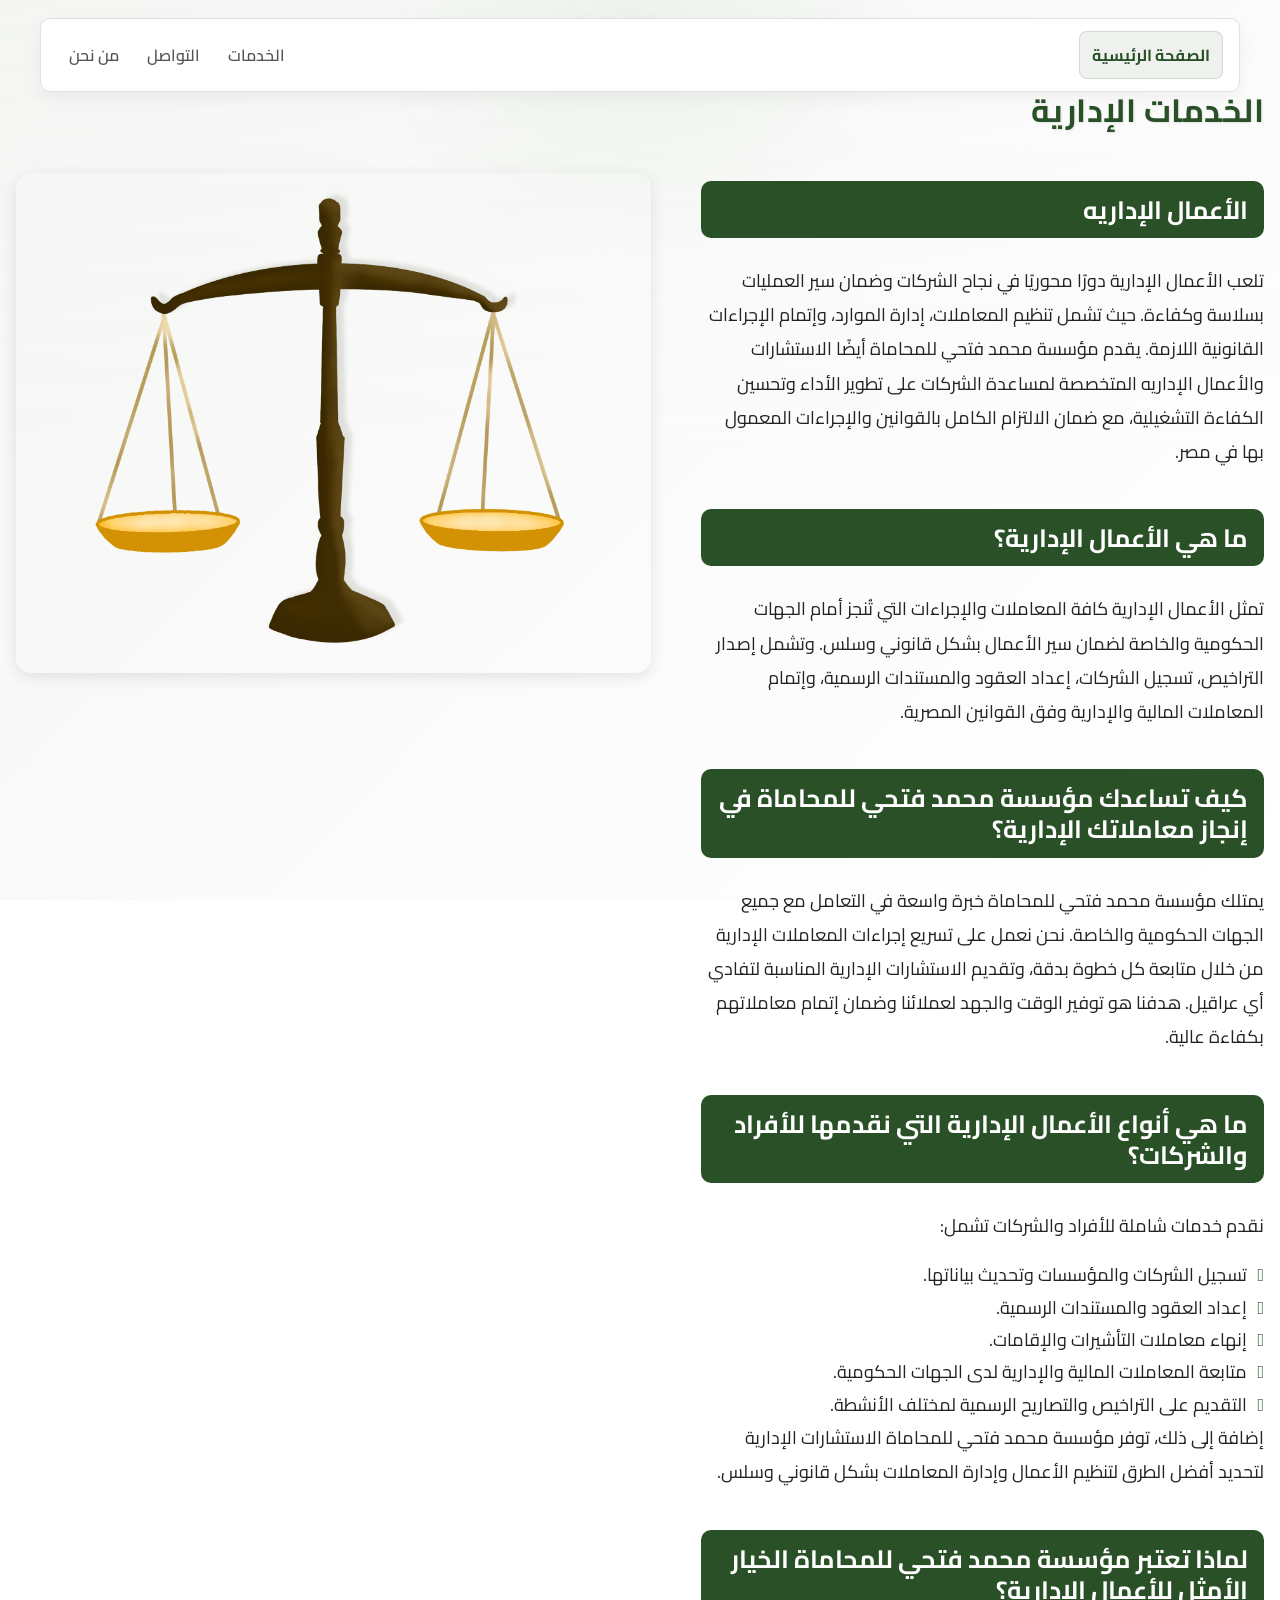
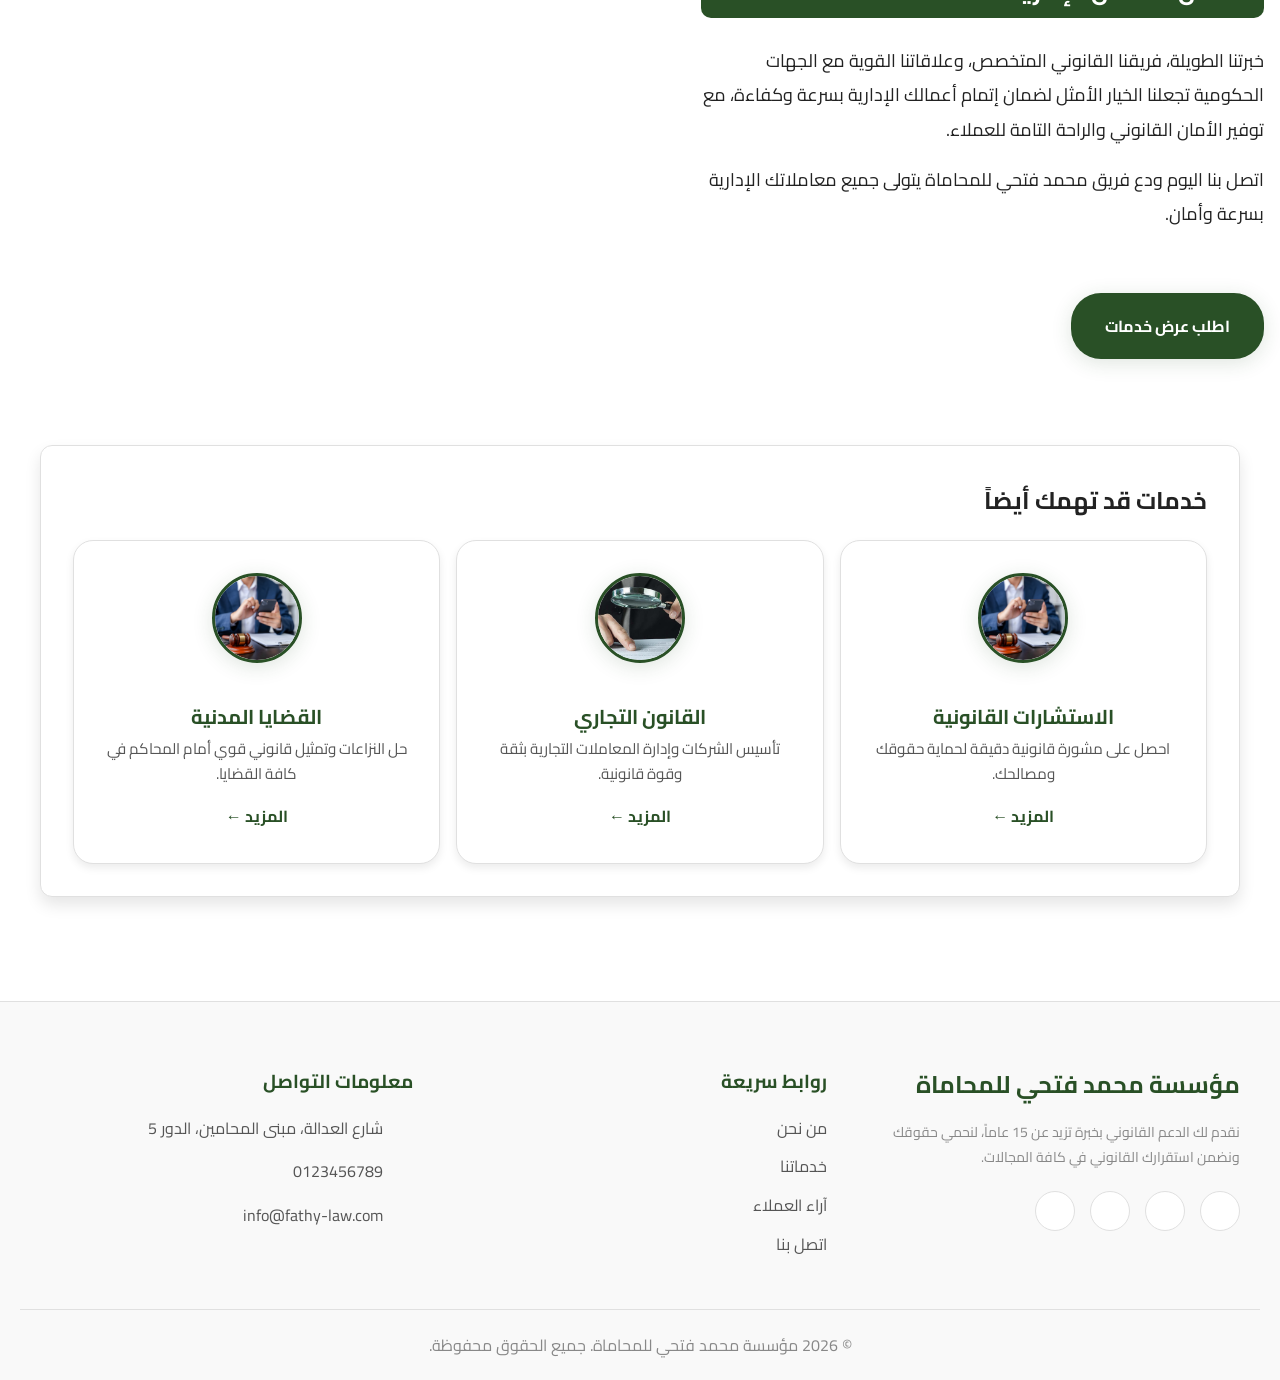
<file: administrative.html>
<!DOCTYPE html>
<html lang="ar" dir="rtl">
<head>
    <meta charset="utf-8">
    <meta name="viewport" content="width=device-width,initial-scale=1">
    <meta name="description" content="الخدمات الإدارية — دعم قانوني لإدارة أعمالك والامتثال التنظيمي.">
    <title>الخدمات الإدارية — خدماتنا</title>
    <link href="https://fonts.googleapis.com/css2?family=Cairo:wght@300;400;600;700&family=Roboto:wght@300;400;700&display=swap" rel="stylesheet">
    <link rel="stylesheet" href="styles.css">
</head>
<body>
    <main>
        
        <h1 style="margin-top:16px;">الخدمات الإدارية</h1>

        <!-- Service page header: home + section links -->
        <nav class="service-header" aria-label="روابط الصفحة">
            <div class="left">
                <a class="home-link" href="index.html">الصفحة الرئيسية</a>
            </div>
            <div class="nav-links">
                <a data-target="services" href="#services">الخدمات</a>
                <a data-target="contact" href="#contact">التواصل</a>
                <a data-target="about" href="#about">من نحن</a>
            </div>
        </nav>
        <div class="cotener">
            <div class="row">
            <div class="services-card">
                                <div class="content">
            <div class="single-content">
                <div class="services-card-content">
                    <div class="icon"><i class="fa-solid fa-caret-left"></i></div>
                    <h2> الأعمال الإداريه</h2>
                    <div class="description">
                        <p>تلعب الأعمال الإدارية دورًا محوريًا في نجاح الشركات وضمان سير العمليات بسلاسة وكفاءة. حيث تشمل تنظيم المعاملات، إدارة الموارد، وإتمام الإجراءات القانونية اللازمة. يقدم مؤسسة محمد فتحي للمحاماة أيضًا الاستشارات والأعمال الإداريه المتخصصة لمساعدة الشركات على تطوير الأداء وتحسين الكفاءة التشغيلية، مع ضمان الالتزام الكامل بالقوانين والإجراءات المعمول بها في مصر.</p>
                    </div>
                </div>
            </div>
        </div>
            <div class="content">
                <div class="single-content">
                    <div class="services-card-content">
                        <div class="icon"><i class="fa-solid fa-caret-left"></i></div>
                        <h2>ما هي الأعمال الإدارية؟</h2>
                        <div class="description">
                            <p> تمثل الأعمال الإدارية كافة المعاملات والإجراءات التي تُنجز أمام الجهات الحكومية والخاصة لضمان سير الأعمال بشكل قانوني وسلس. وتشمل إصدار التراخيص، تسجيل الشركات، إعداد العقود والمستندات الرسمية، وإتمام المعاملات المالية والإدارية وفق القوانين المصرية. </p>
                        </div>
                    </div>
                </div>
            </div>
            <div class="content">
                <div class="single-content">
                    <div class="services-card-content">
                        <div class="icon"><i class="fa-solid fa-caret-left"></i></div>
                        <h2> كيف تساعدك مؤسسة محمد فتحي للمحاماة في إنجاز معاملاتك الإدارية؟ </h2>
                        <div class="description">
                            <p> يمتلك مؤسسة محمد فتحي للمحاماة خبرة واسعة في التعامل مع جميع الجهات الحكومية والخاصة. نحن نعمل على تسريع إجراءات المعاملات الإدارية من خلال متابعة كل خطوة بدقة، وتقديم الاستشارات الإدارية المناسبة لتفادي أي عراقيل. هدفنا هو توفير الوقت والجهد لعملائنا وضمان إتمام معاملاتهم بكفاءة عالية.</p>
                        </div>
                    </div>
                </div>
            </div>
            <div class="content">
                <div class="single-content">
                    <div class="services-card-content">
                        <div class="icon"><i class="fa-solid fa-caret-left"></i></div>
                        <h2>  ما هي أنواع الأعمال الإدارية التي نقدمها للأفراد والشركات؟</h2>
                        <div class="description">
                            <p> نقدم خدمات شاملة للأفراد والشركات تشمل:</p>
                            <ul>
                                <li>تسجيل الشركات والمؤسسات وتحديث بياناتها.</li>
                                <li>إعداد العقود والمستندات الرسمية.</li>
                                <li>إنهاء معاملات التأشيرات والإقامات.</li>
                                <li>متابعة المعاملات المالية والإدارية لدى الجهات الحكومية.</li>
                                <li>التقديم على التراخيص والتصاريح الرسمية لمختلف الأنشطة.</li>
                            </ul>
                            <p>إضافة إلى ذلك، توفر مؤسسة محمد فتحي للمحاماة الاستشارات الإدارية لتحديد أفضل الطرق لتنظيم الأعمال وإدارة المعاملات بشكل قانوني وسلس.</p>
                        </div>
                    </div>
                </div>
            </div>
            <div class="content">
                <div class="single-content">
                    <div class="services-card-content">
                        <div class="icon"><i class="fa-solid fa-caret-left"></i></div>
                        <h2> لماذا تعتبر مؤسسة محمد فتحي للمحاماة الخيار الأمثل للأعمال الإدارية؟</h2>
                        <div class="description">
                            <p> خبرتنا الطويلة، فريقنا القانوني المتخصص، وعلاقاتنا القوية مع الجهات الحكومية تجعلنا الخيار الأمثل لضمان إتمام أعمالك الإدارية بسرعة وكفاءة، مع توفير الأمان القانوني والراحة التامة للعملاء.</p>
                            <p>اتصل بنا اليوم ودع فريق محمد فتحي للمحاماة يتولى جميع معاملاتك الإدارية بسرعة وأمان.</p>
                        </div>
                    </div>
                </div>
            </div>
            </div>
                <div class="row-img">
                 <img src="js/images/m-7.png" alt="صورة الخدمة" style="border-radius: 15px; aspect-ratio: 1 / 1; object-fit: cover; box-shadow: 0 4px 15px rgba(0,0,0,0.1); width: 100%; object-fit: cover; height: 100%; max-height: 500px;">
            </div>
        </div>
        </div>

        <a href="index.html#contact" class="cta-button" style="display:inline-block; margin-top:30px;">اطلب عرض خدمات</a>
    
        <section class="related-services" style="margin-top: 60px;">
            <h2><i class="fas fa-layer-group"></i> خدمات قد تهمك أيضاً</h2>
            <div class="grid">
                
                <div class="col benefit-card">
                    <img src="js/images/m-6.png" alt="الاستشارات القانونية">
                    <h3>الاستشارات القانونية</h3>
                    <p class="muted">احصل على مشورة قانونية دقيقة لحماية حقوقك ومصالحك.</p>
                    <a href="legal-consultation.html" class="read-more-link">المزيد ←</a>
                </div>
                <div class="col benefit-card">
                    <img src="js/images/m-5.jpg" alt="القانون التجاري">
                    <h3>القانون التجاري</h3>
                    <p class="muted">تأسيس الشركات وإدارة المعاملات التجارية بثقة وقوة قانونية.</p>
                    <a href="commercial-law.html" class="read-more-link">المزيد ←</a>
                </div>
                <div class="col benefit-card">
                    <img src="js/images/m-6.png" alt="القضايا المدنية">
                    <h3>القضايا المدنية</h3>
                    <p class="muted">حل النزاعات وتمثيل قانوني قوي أمام المحاكم في كافة القضايا.</p>
                    <a href="civil.html" class="read-more-link">المزيد ←</a>
                </div>
            </div>
        </section>
        
    </main>
    
    <footer class="site-footer">
        <div class="footer-container">
            <div class="footer-col brand">
                <h2>مؤسسة محمد فتحي للمحاماة</h2>
                <p class="muted">نقدم لك الدعم القانوني بخبرة تزيد عن 15 عاماً، لنحمي حقوقك ونضمن استقرارك القانوني في كافة المجالات.</p>
                <div class="social-links">
                    <a href="#" aria-label="Facebook"><i class="fab fa-facebook-f"></i></a>
                    <a href="#" aria-label="Twitter"><i class="fab fa-twitter"></i></a>
                    <a href="#" aria-label="LinkedIn"><i class="fab fa-linkedin-in"></i></a>
                    <a href="#" aria-label="Instagram"><i class="fab fa-instagram"></i></a>
                </div>
            </div>
            <div class="footer-col links">
                <h3>روابط سريعة</h3>
                <ul>
                    <li><a href="index.html#about">من نحن</a></li>
                    <li><a href="index.html#services">خدماتنا</a></li>
                    <li><a href="index.html#testimonials">آراء العملاء</a></li>
                    <li><a href="index.html#contact">اتصل بنا</a></li>
                </ul>
            </div>
            <div class="footer-col contact-info">
                <h3>معلومات التواصل</h3>
                <p><i class="fas fa-map-marker-alt"></i> شارع العدالة، مبنى المحامين، الدور 5</p>
                <p><i class="fas fa-phone"></i> 0123456789</p>
                <p><i class="fas fa-envelope"></i> info@fathy-law.com</p>
            </div>
        </div>
        <div class="footer-bottom">
            <p>© <span id="year"></span> مؤسسة محمد فتحي للمحاماة. جميع الحقوق محفوظة.</p>
        </div>
    </footer>

    <script src="js/main.js"></script>
    <script src="js/service-nav.js"></script>
</body>
</html>
</file>
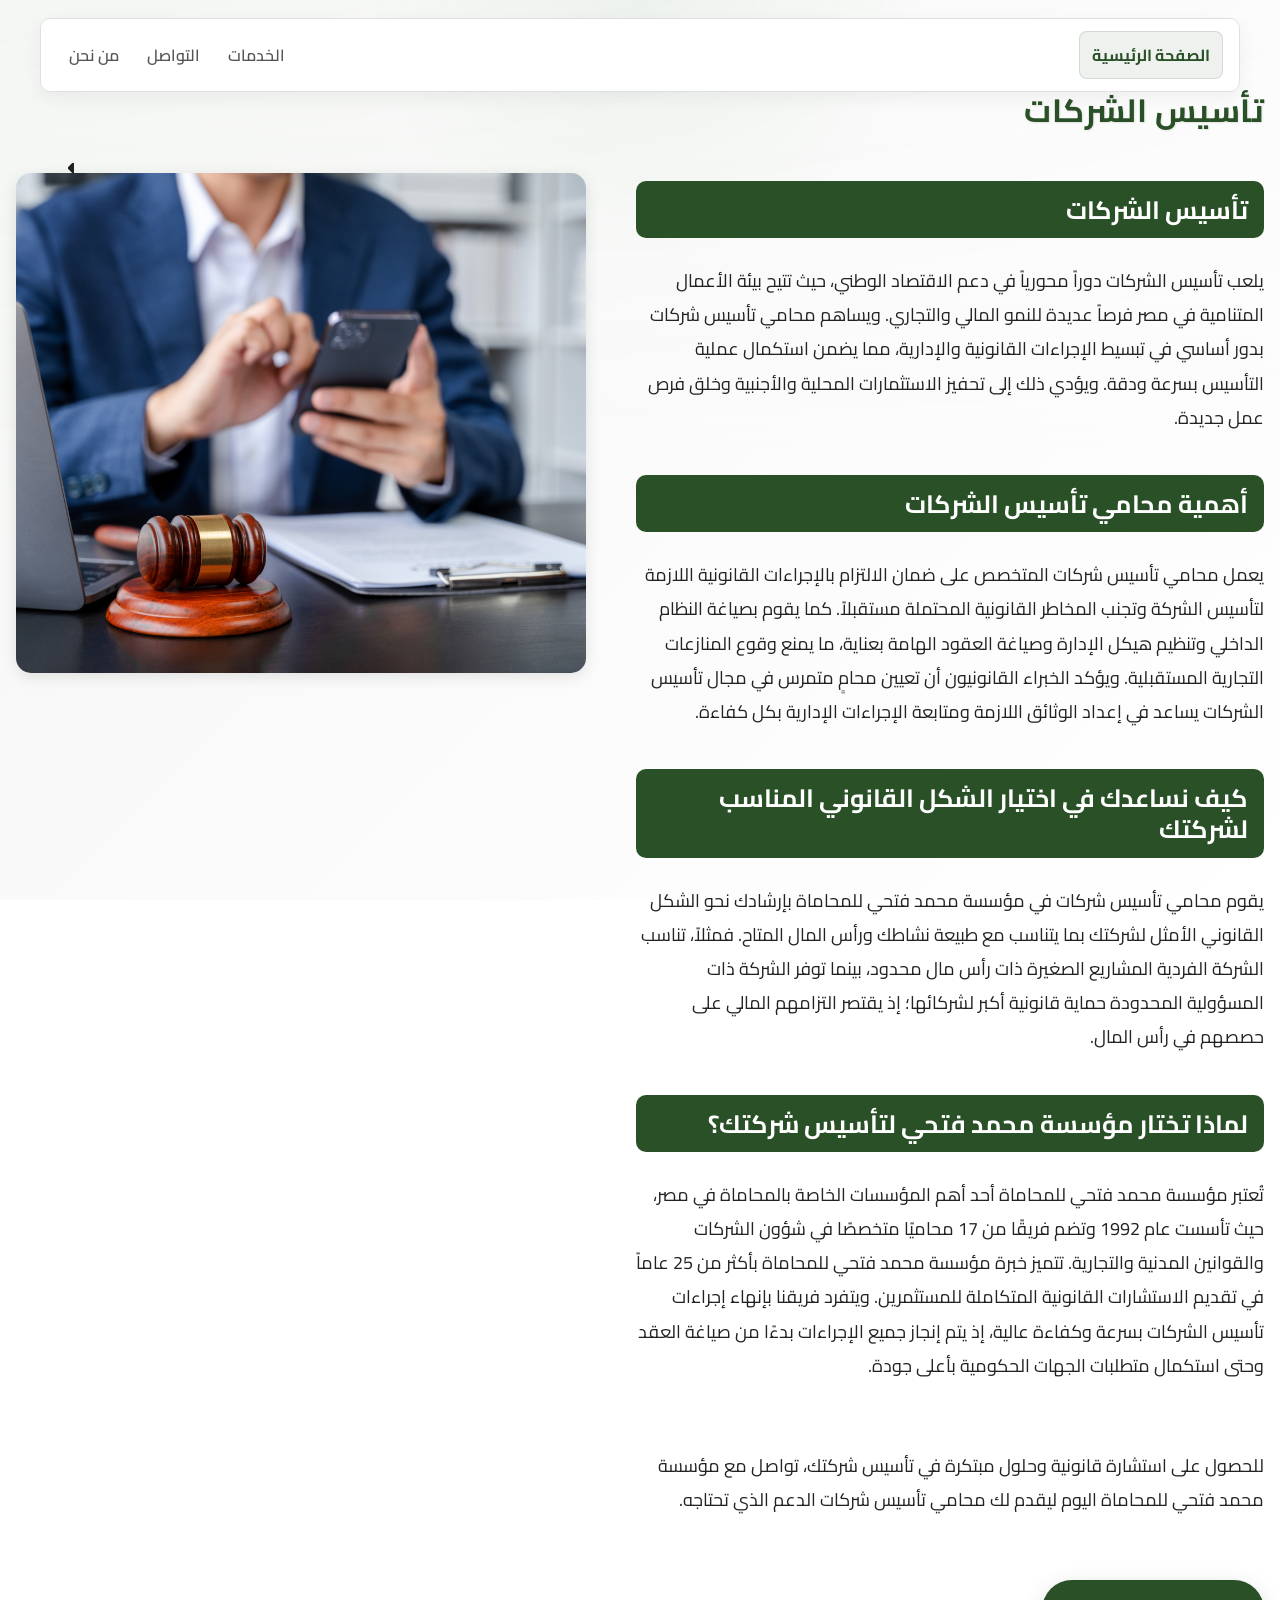
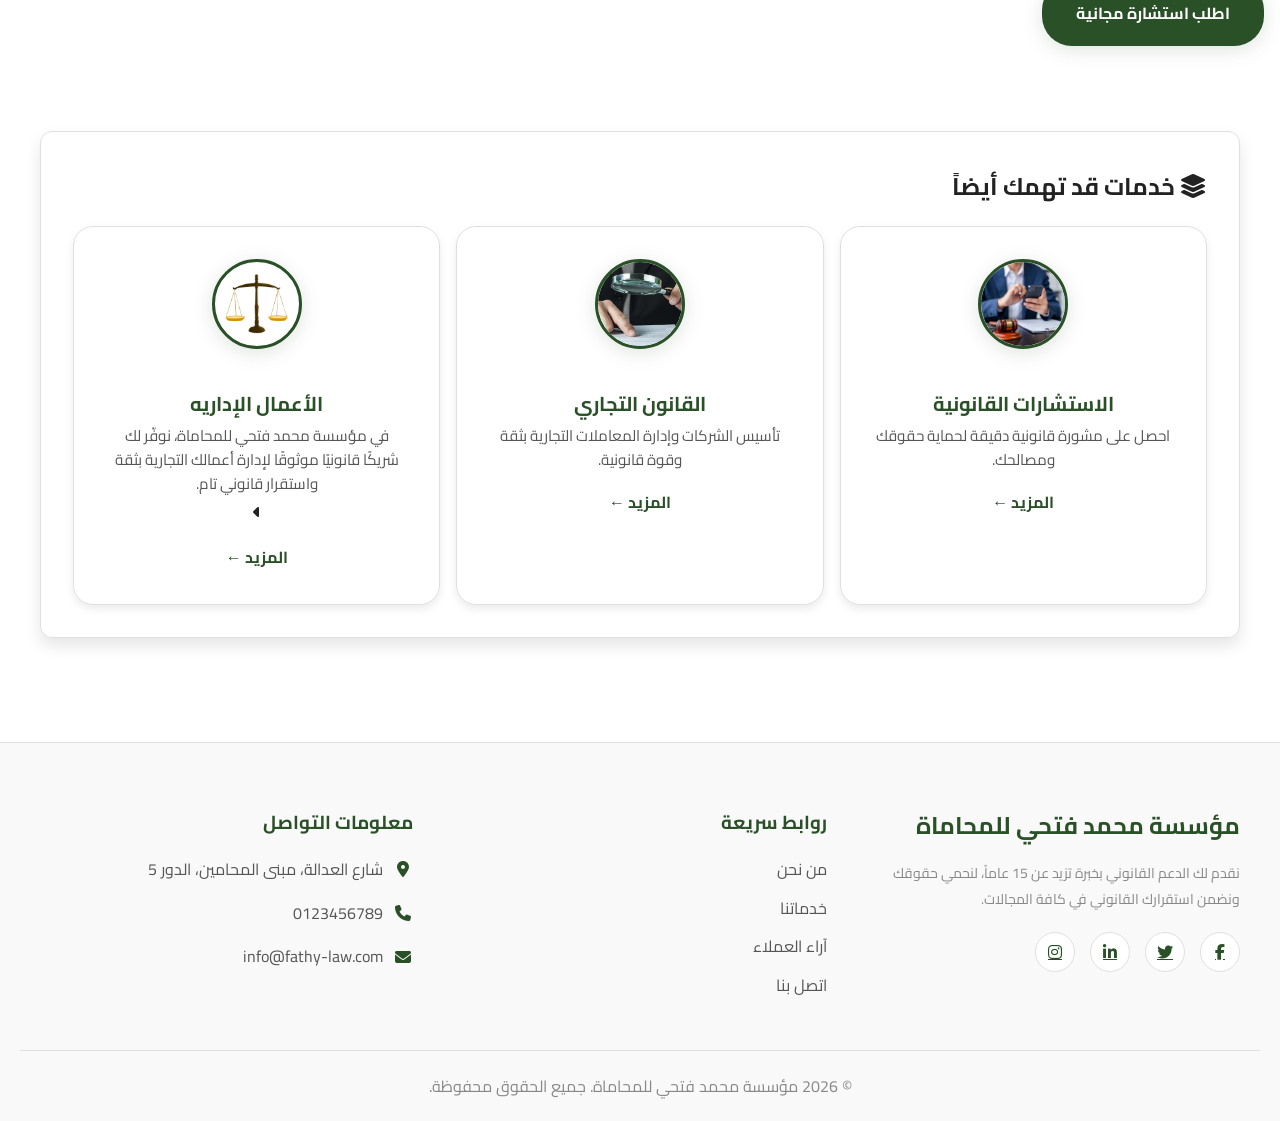
<file: civil.html>
<!DOCTYPE html>
<html lang="ar" dir="rtl">
<head>
    <meta charset="utf-8">
    <meta name="viewport" content="width=device-width,initial-scale=1">
    <meta name="description" content="تأسيس الشركات — خدمات قانونية احترافية لتأسيس الشركات وإجراءات التسجيل والاتفاقيات.">
    <title>تأسيس الشركات — خدماتنا</title>
<!DOCTYPE html>
<html lang="ar" dir="rtl">
<head>
    <meta charset="utf-8">
    <meta name="viewport" content="width=device-width,initial-scale=1">
    <meta name="description" content="تأسيس الشركات — خدمات قانونية احترافية لتأسيس الشركات وإجراءات التسجيل والاتفاقيات.">
    <title>تأسيس الشركات — خدماتنا</title>
    <link href="https://fonts.googleapis.com/css2?family=Cairo:wght@300;400;600;700&family=Roboto:wght@300;400;700&display=swap" rel="stylesheet">
    <link rel="stylesheet" href="https://cdnjs.cloudflare.com/ajax/libs/font-awesome/6.4.0/css/all.min.css">
    <link rel="stylesheet" href="styles.css">
</head>
<body>
    <main>
        <nav class="service-header" aria-label="روابط الصفحة">
            <div class="left">
                <a class="home-link" href="index.html">الصفحة الرئيسية</a>
            </div>
            <div class="nav-links">
                <a data-target="services" href="index.html#services">الخدمات</a>
                <a data-target="contact" href="index.html#contact">التواصل</a>
                <a data-target="about" href="index.html#about">من نحن</a>
            </div>
        </nav>

        
        <h1 style="margin-top:16px;">تأسيس الشركات</h1>
        <div class="contener">
        <div class="row">
            <div class="services-card">
                <div class="content">
            <div class="single-content">
                <div class="services-card-content">
                    <div class="icon"><i class="fa-solid fa-caret-left"></i></div>
                    <h2>تأسيس الشركات</h2>
                    <div class="description">
                        <p>يلعب تأسيس الشركات دوراً محورياً في دعم الاقتصاد الوطني، حيث تتيح بيئة الأعمال المتنامية في مصر فرصاً عديدة للنمو المالي والتجاري. ويساهم محامي تأسيس شركات بدور أساسي في تبسيط الإجراءات القانونية والإدارية، مما يضمن استكمال عملية التأسيس بسرعة ودقة. ويؤدي ذلك إلى تحفيز الاستثمارات المحلية والأجنبية وخلق فرص عمل جديدة.</p>
                    </div>
                </div>
            </div>
         </div>
            <div class="content">
                <div class="single-content">
                    <div class="services-card-content">
                        <div class="icon"><i class="fa-solid fa-caret-left"></i></div>
                        <h2>أهمية محامي تأسيس الشركات</h2>
                        <div class="description">
                            <p>يعمل محامي تأسيس شركات المتخصص على ضمان الالتزام بالإجراءات القانونية اللازمة لتأسيس الشركة وتجنب المخاطر القانونية المحتملة مستقبلاً. كما يقوم بصياغة النظام الداخلي وتنظيم هيكل الإدارة وصياغة العقود الهامة بعناية، ما يمنع وقوع المنازعات التجارية المستقبلية. ويؤكد الخبراء القانونيون أن تعيين محامٍ متمرس في مجال تأسيس الشركات يساعد في إعداد الوثائق اللازمة ومتابعة الإجراءات الإدارية بكل كفاءة.</p>
                        </div>
                    </div>
                </div>
            </div>
            <div class="content">
                <div class="single-content">
                    <div class="services-card-content">
                        <div class="icon"><i class="fa-solid fa-caret-left"></i></div>
                        <h2> كيف نساعدك في اختيار الشكل القانوني المناسب لشركتك </h2>
                        <div class="description">
                            <p> يقوم محامي تأسيس شركات في مؤسسة محمد فتحي للمحاماة بإرشادك نحو الشكل القانوني الأمثل لشركتك بما يتناسب مع طبيعة نشاطك ورأس المال المتاح. فمثلاً، تناسب الشركة الفردية المشاريع الصغيرة ذات رأس مال محدود، بينما توفر الشركة ذات المسؤولية المحدودة حماية قانونية أكبر لشركائها؛ إذ يقتصر التزامهم المالي على حصصهم في رأس المال.</p>
                        </div>
                    </div>
                </div>
            </div>
            <div class="content">
                <div class="single-content">
                    <div class="services-card-content">
                        <div class="icon"><i class="fa-solid fa-caret-left"></i></div>
                        <h2> لماذا تختار مؤسسة محمد فتحي لتأسيس شركتك؟</h2>
                        <div class="description">
                            <p> تُعتبر مؤسسة محمد فتحي للمحاماة أحد أهم المؤسسات الخاصة بالمحاماة في مصر، حيث تأسست عام 1992 وتضم فريقًا من 17 محاميًا متخصصًا في شؤون الشركات والقوانين المدنية والتجارية. تتميز خبرة مؤسسة محمد فتحي للمحاماة بأكثر من 25 عاماً في تقديم الاستشارات القانونية المتكاملة للمستثمرين. ويتفرد فريقنا بإنهاء إجراءات تأسيس الشركات بسرعة وكفاءة عالية، إذ يتم إنجاز جميع الإجراءات بدءًا من صياغة العقد وحتى استكمال متطلبات الجهات الحكومية بأعلى جودة.</p>
                            <p>&nbsp;</p>
                            <p>للحصول على استشارة قانونية وحلول مبتكرة في تأسيس شركتك، تواصل مع مؤسسة محمد فتحي للمحاماة اليوم ليقدم لك محامي تأسيس شركات الدعم الذي تحتاجه.</p>
                        </div>
                    </div>
                </div>
            </div>
            </div>
            <div class="row-img">
                 <img src="js/images/m-6.png" alt="صورة الخدمة" style="border-radius: 15px; aspect-ratio: 1 / 1; object-fit: cover; box-shadow: 0 4px 15px rgba(0,0,0,0.1); width: 100%; object-fit: cover; height: 100%; max-height: 500px;">
            </div>
         </div>
         </div>
         <a href="../index.html#contact" class="cta-button" style="display:inline-block; margin-top:30px;">اطلب استشارة مجانية</a>
    
        <section class="related-services" style="margin-top: 60px;">
            <h2><i class="fas fa-layer-group"></i> خدمات قد تهمك أيضاً</h2>
            <div class="grid">
                
                <div class="col benefit-card">
                    <img src="js/images/m-6.png" alt="الاستشارات القانونية">
                    <h3>الاستشارات القانونية</h3>
                    <p class="muted">احصل على مشورة قانونية دقيقة لحماية حقوقك ومصالحك.</p>
                    <a href="legal-consultation.html" class="read-more-link">المزيد ←</a>
                </div>
                <div class="col benefit-card">
                    <img src="js/images/m-5.jpg" alt="القانون التجاري">
                    <h3>القانون التجاري</h3>
                    <p class="muted">تأسيس الشركات وإدارة المعاملات التجارية بثقة وقوة قانونية.</p>
                    <a href="commercial-law.html" class="read-more-link">المزيد ←</a>
                </div>
                <div class="col benefit-card">
                    <img src="js/images/m-7.png" alt="الأعمال الإدارية">
                    <h3>الأعمال الإداريه</h3>
                    <div class="description">
                        <p>في مؤسسة محمد فتحي للمحاماة، نوفّر لك شريكًا قانونيًا موثوقًا لإدارة أعمالك التجارية بثقة واستقرار قانوني تام.</p>
                    </div>
                    <div class="read-more">
                        <i class="fa-solid fa-caret-left"></i>
                    </div>
                    <a href="administrative.html" class="read-more-link">المزيد ←</a>
                </div>
            </div>
        </section>
        
    </main>

    <footer class="site-footer">
        <div class="footer-container">
            <div class="footer-col brand">
                <h2>مؤسسة محمد فتحي للمحاماة</h2>
                <p class="muted">نقدم لك الدعم القانوني بخبرة تزيد عن 15 عاماً، لنحمي حقوقك ونضمن استقرارك القانوني في كافة المجالات.</p>
                <div class="social-links">
                    <a href="#" aria-label="Facebook"><i class="fab fa-facebook-f"></i></a>
                    <a href="#" aria-label="Twitter"><i class="fab fa-twitter"></i></a>
                    <a href="#" aria-label="LinkedIn"><i class="fab fa-linkedin-in"></i></a>
                    <a href="#" aria-label="Instagram"><i class="fab fa-instagram"></i></a>
                </div>
            </div>
            <div class="footer-col links">
                <h3>روابط سريعة</h3>
                <ul>
                    <li><a href="index.html#about">من نحن</a></li>
                    <li><a href="index.html#services">خدماتنا</a></li>
                    <li><a href="index.html#testimonials">آراء العملاء</a></li>
                    <li><a href="index.html#contact">اتصل بنا</a></li>
                </ul>
            </div>
            <div class="footer-col contact-info">
                <h3>معلومات التواصل</h3>
                <p><i class="fas fa-map-marker-alt"></i> شارع العدالة، مبنى المحامين، الدور 5</p>
                <p><i class="fas fa-phone"></i> 0123456789</p>
                <p><i class="fas fa-envelope"></i> info@fathy-law.com</p>
            </div>
        </div>
        <div class="footer-bottom">
            <p>© <span id="year"></span> مؤسسة محمد فتحي للمحاماة. جميع الحقوق محفوظة.</p>
        </div>
    </footer>

    <script src="js/main.js"></script>
    <script src="js/service-nav.js"></script>
</body>
</html>
</file>
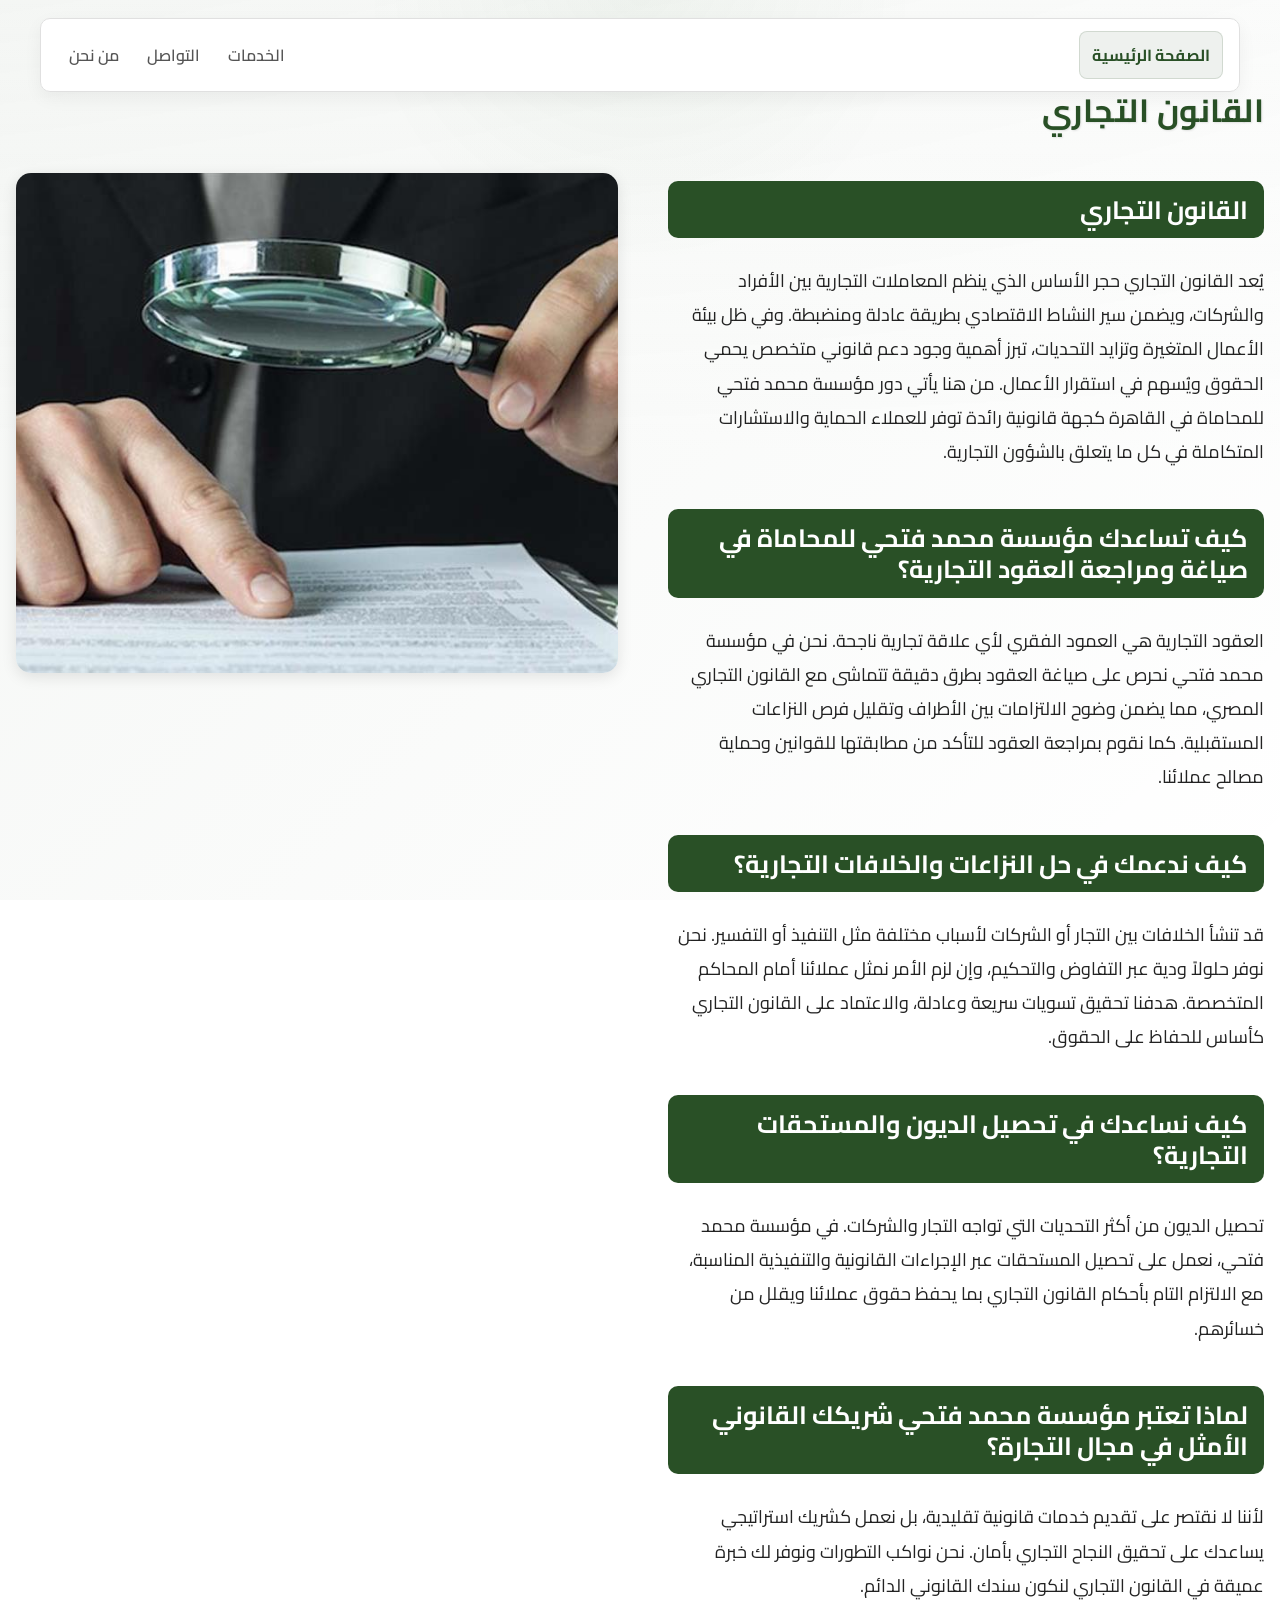
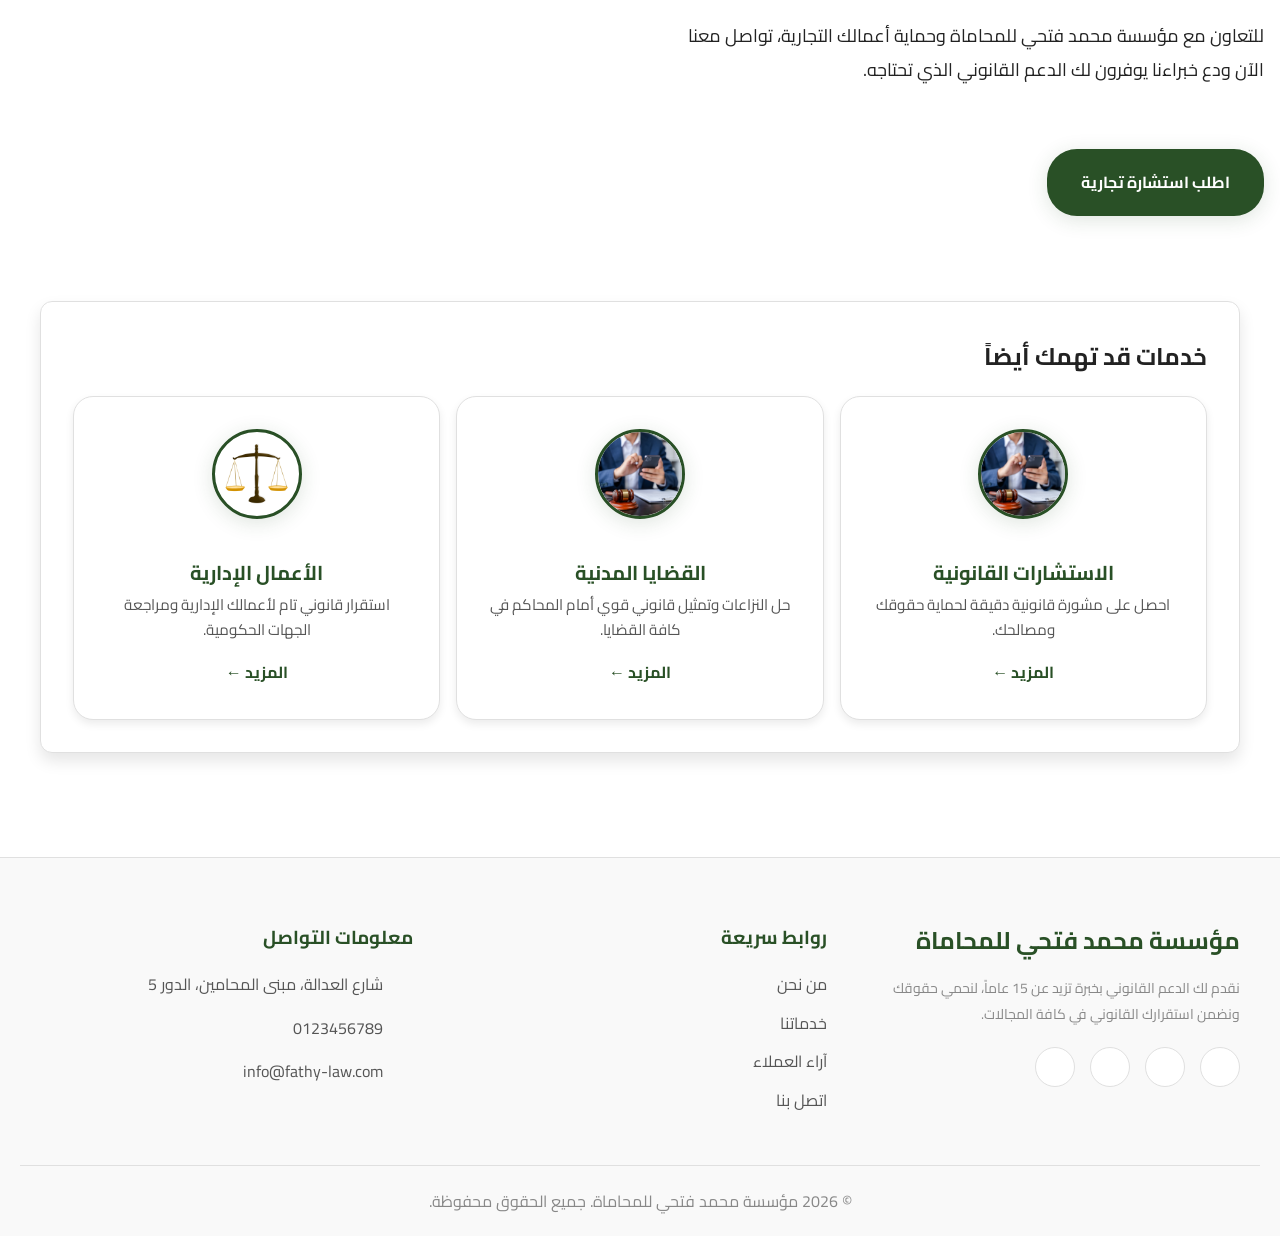
<file: commercial-law.html>
<!DOCTYPE html>
<html lang="ar" dir="rtl">
<head>
    <meta charset="utf-8">
    <meta name="viewport" content="width=device-width,initial-scale=1">
    <meta name="description" content="القانون التجاري — استشارات قانونية لأعمالك ومعاملاتك التجارية.">
    <title>القانون التجاري — خدماتنا</title>
    <link href="https://fonts.googleapis.com/css2?family=Cairo:wght@300;400;600;700&family=Roboto:wght@300;400;700&display=swap" rel="stylesheet">
    <link rel="stylesheet" href="styles.css">
</head>
<body>
    <main>
        
        <h1 style="margin-top:16px;">القانون التجاري</h1>

        <!-- Service page header: home + section links -->
        <nav class="service-header" aria-label="روابط الصفحة">
            <div class="left">
                <a class="home-link" href="index.html">الصفحة الرئيسية</a>
            </div>
            <div class="nav-links">
                <a data-target="services" href="#services">الخدمات</a>
                <a data-target="contact" href="#contact">التواصل</a>
                <a data-target="about" href="#about">من نحن</a>
            </div>
        </nav>
        <div class="contener">
            <div class="row">
                <div class="services-card">
                     <div class="content">
            <div class="single-content">
                <div class="services-card-content">
                    <div class="icon"><i class="fa-solid fa-caret-left"></i></div>
                    <h2> القانون التجاري</h2>
                    <div class="description">
                        <p>يُعد القانون التجاري حجر الأساس الذي ينظم المعاملات التجارية بين الأفراد والشركات، ويضمن سير النشاط الاقتصادي بطريقة عادلة ومنضبطة. وفي ظل بيئة الأعمال المتغيرة وتزايد التحديات، تبرز أهمية وجود دعم قانوني متخصص يحمي الحقوق ويُسهم في استقرار الأعمال. من هنا يأتي دور مؤسسة محمد فتحي للمحاماة في القاهرة كجهة قانونية رائدة توفر للعملاء الحماية والاستشارات المتكاملة في كل ما يتعلق بالشؤون التجارية.</p>
                    </div>
                </div>
            </div>
        </div>
            <div class="content">
                <div class="single-content">
                    <div class="services-card-content">
                        <div class="icon"><i class="fa-solid fa-caret-left"></i></div>
                        <h2>كيف تساعدك مؤسسة محمد فتحي للمحاماة في صياغة ومراجعة العقود التجارية؟</h2>
                        <div class="description">
                            <p>  العقود التجارية هي العمود الفقري لأي علاقة تجارية ناجحة. نحن في مؤسسة محمد فتحي نحرص على صياغة العقود بطرق دقيقة تتماشى مع القانون التجاري المصري، مما يضمن وضوح الالتزامات بين الأطراف وتقليل فرص النزاعات المستقبلية. كما نقوم بمراجعة العقود للتأكد من مطابقتها للقوانين وحماية مصالح عملائنا. </p>
                        </div>
                    </div>
                </div>
            </div>
            <div class="content">
                <div class="single-content">
                    <div class="services-card-content">
                        <div class="icon"><i class="fa-solid fa-caret-left"></i></div>
                        <h2>كيف ندعمك في حل النزاعات والخلافات التجارية؟ </h2>
                        <div class="description">
                            <p> قد تنشأ الخلافات بين التجار أو الشركات لأسباب مختلفة مثل التنفيذ أو التفسير. نحن نوفر حلولاً ودية عبر التفاوض والتحكيم، وإن لزم الأمر نمثل عملائنا أمام المحاكم المتخصصة. هدفنا تحقيق تسويات سريعة وعادلة، والاعتماد على القانون التجاري كأساس للحفاظ على الحقوق.</p>
                        </div>
                    </div>
                </div>
            </div>
            <div class="content">
                <div class="single-content">
                    <div class="services-card-content">
                        <div class="icon"><i class="fa-solid fa-caret-left"></i></div>
                        <h2>  كيف نساعدك في تحصيل الديون والمستحقات التجارية؟</h2>
                        <div class="description">
                             <p>تحصيل الديون من أكثر التحديات التي تواجه التجار والشركات. في مؤسسة محمد فتحي، نعمل على تحصيل المستحقات عبر الإجراءات القانونية والتنفيذية المناسبة، مع الالتزام التام بأحكام القانون التجاري بما يحفظ حقوق عملائنا ويقلل من خسائرهم.</p>
                    </div>
                </div>
            </div>
            <div class="content">
                <div class="single-content">
                    <div class="services-card-content">
                        <div class="icon"><i class="fa-solid fa-caret-left"></i></div>
                        <h2> لماذا تعتبر مؤسسة محمد فتحي شريكك القانوني الأمثل في مجال التجارة؟</h2>
                        <div class="description">
                            <p> لأننا لا نقتصر على تقديم خدمات قانونية تقليدية، بل نعمل كشريك استراتيجي يساعدك على تحقيق النجاح التجاري بأمان. نحن نواكب التطورات ونوفر لك خبرة عميقة في القانون التجاري لنكون سندك القانوني الدائم.</p>
                            <p>للتعاون مع مؤسسة محمد فتحي للمحاماة وحماية أعمالك التجارية، تواصل معنا الآن ودع خبراءنا يوفرون لك الدعم القانوني الذي تحتاجه.</p>
                        </div>
                    </div>
                </div>
            </div>
            </div>           
            </div>
                <div class="row-img">
                 <img src="js/images/m-5.jpg" alt="صورة الخدمة" style="border-radius: 15px; aspect-ratio: 1 / 1; object-fit: cover; box-shadow: 0 4px 15px rgba(0,0,0,0.1); width: 100%; object-fit: cover; height: 100%; max-height: 500px;">
            </div>
        </div>

        <a href="index.html#contact" class="cta-button" style="display:inline-block; margin-top:30px;">اطلب استشارة تجارية</a>
    
        <section class="related-services" style="margin-top: 60px;">
            <h2><i class="fas fa-layer-group"></i> خدمات قد تهمك أيضاً</h2>
            <div class="grid">
                
                <div class="col benefit-card">
                    <img src="js/images/m-6.png" alt="الاستشارات القانونية">
                    <h3>الاستشارات القانونية</h3>
                    <p class="muted">احصل على مشورة قانونية دقيقة لحماية حقوقك ومصالحك.</p>
                    <a href="legal-consultation.html" class="read-more-link">المزيد ←</a>
                </div>
                <div class="col benefit-card">
                    <img src="js/images/m-6.png" alt="القضايا المدنية">
                    <h3>القضايا المدنية</h3>
                    <p class="muted">حل النزاعات وتمثيل قانوني قوي أمام المحاكم في كافة القضايا.</p>
                    <a href="civil.html" class="read-more-link">المزيد ←</a>
                </div>
                <div class="col benefit-card">
                    <img src="js/images/m-7.png" alt="الأعمال الإدارية">
                    <h3>الأعمال الإدارية</h3>
                    <p class="muted">استقرار قانوني تام لأعمالك الإدارية ومراجعة الجهات الحكومية.</p>
                    <a href="administrative.html" class="read-more-link">المزيد ←</a>
                </div>
            </div>
        </section>
        
    </main>
    
    <footer class="site-footer">
        <div class="footer-container">
            <div class="footer-col brand">
                <h2>مؤسسة محمد فتحي للمحاماة</h2>
                <p class="muted">نقدم لك الدعم القانوني بخبرة تزيد عن 15 عاماً، لنحمي حقوقك ونضمن استقرارك القانوني في كافة المجالات.</p>
                <div class="social-links">
                    <a href="#" aria-label="Facebook"><i class="fab fa-facebook-f"></i></a>
                    <a href="#" aria-label="Twitter"><i class="fab fa-twitter"></i></a>
                    <a href="#" aria-label="LinkedIn"><i class="fab fa-linkedin-in"></i></a>
                    <a href="#" aria-label="Instagram"><i class="fab fa-instagram"></i></a>
                </div>
            </div>
            <div class="footer-col links">
                <h3>روابط سريعة</h3>
                <ul>
                    <li><a href="index.html#about">من نحن</a></li>
                    <li><a href="index.html#services">خدماتنا</a></li>
                    <li><a href="index.html#testimonials">آراء العملاء</a></li>
                    <li><a href="index.html#contact">اتصل بنا</a></li>
                </ul>
            </div>
            <div class="footer-col contact-info">
                <h3>معلومات التواصل</h3>
                <p><i class="fas fa-map-marker-alt"></i> شارع العدالة، مبنى المحامين، الدور 5</p>
                <p><i class="fas fa-phone"></i> 0123456789</p>
                <p><i class="fas fa-envelope"></i> info@fathy-law.com</p>
            </div>
        </div>
        <div class="footer-bottom">
            <p>© <span id="year"></span> مؤسسة محمد فتحي للمحاماة. جميع الحقوق محفوظة.</p>
        </div>
    </footer>

    <script src="js/main.js"></script>
    <script src="js/service-nav.js"></script>
</body>
</html>
</file>
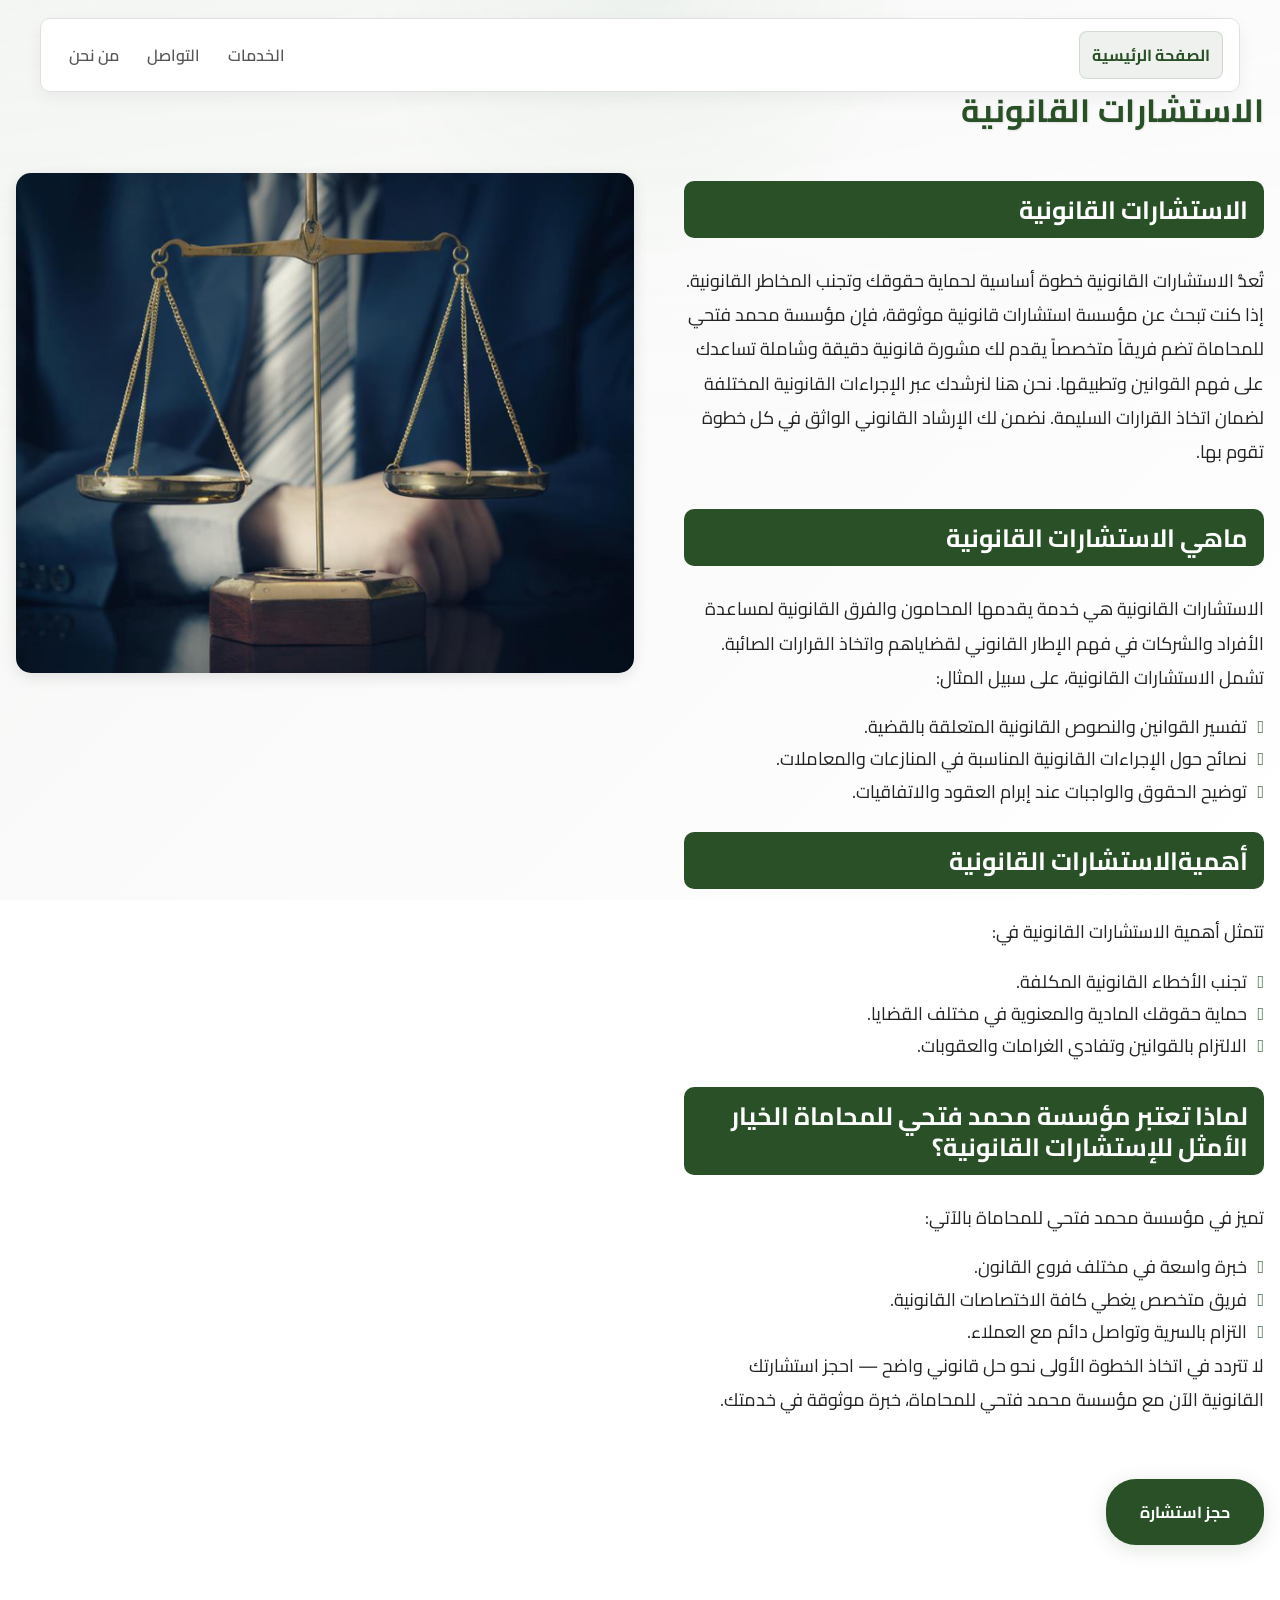
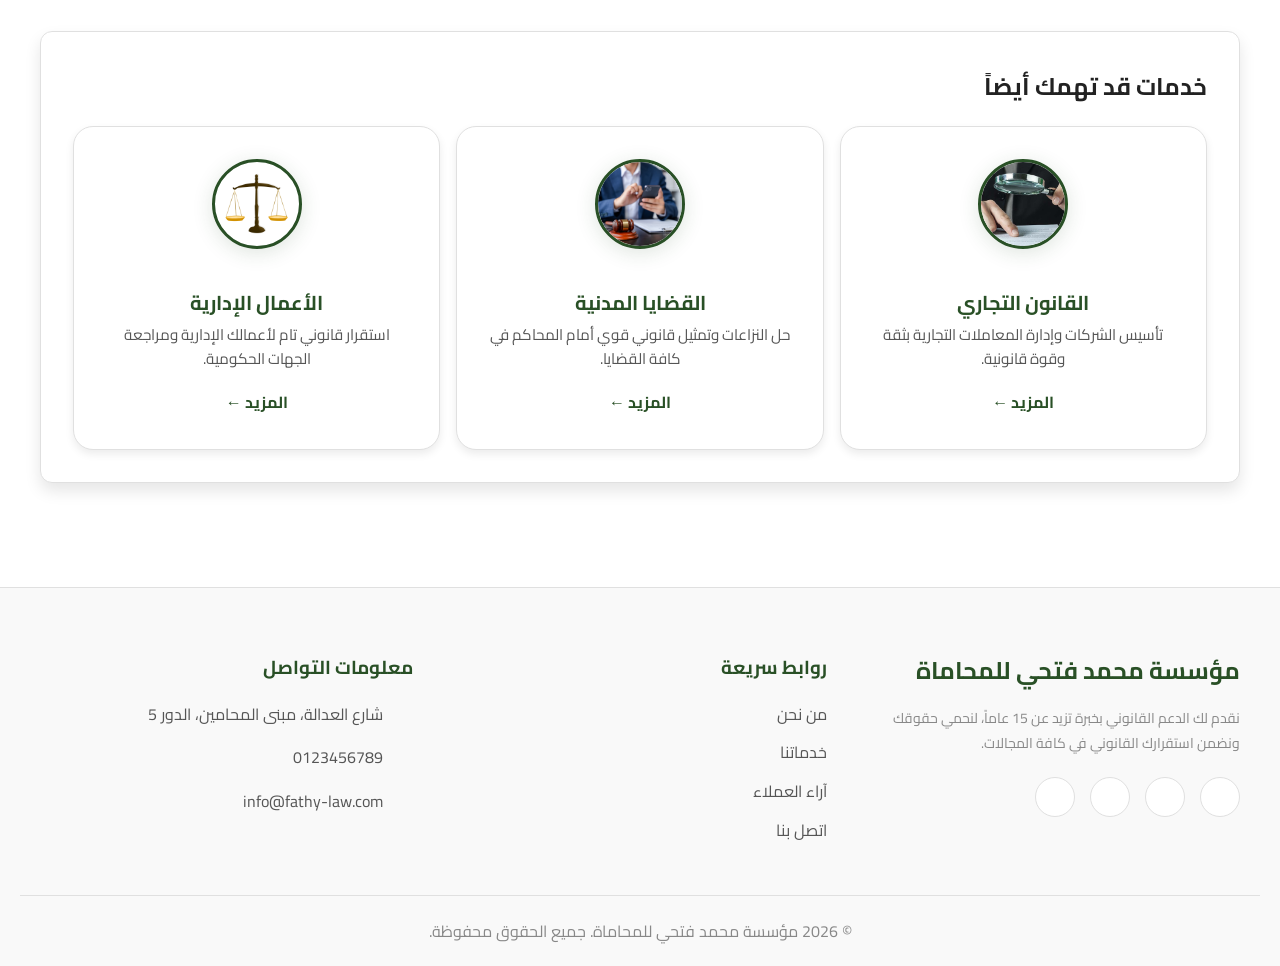
<file: legal-consultation.html>
<!DOCTYPE html>
<html lang="ar" dir="rtl">
<head>
    <meta charset="utf-8">
    <meta name="viewport" content="width=device-width,initial-scale=1">
    <meta name="description" content="استشارات قانونية — خبراء يقدمون نصائح عملية ومباشرة لحل القضايا وحماية مصالحك.">
    <title>الاستشارات القانونية — خدماتنا</title>
    <link href="https://fonts.googleapis.com/css2?family=Cairo:wght@300;400;600;700&family=Roboto:wght@300;400;700&display=swap" rel="stylesheet">
    <link rel="stylesheet" href="styles.css">
</head>
<body>
    <main>
        
        <h1 style="margin-top:16px;">الاستشارات القانونية</h1>

        <!-- Service page header: home + section links -->
        <nav class="service-header" aria-label="روابط الصفحة">
            <div class="left">
                <a class="home-link" href="index.html">الصفحة الرئيسية</a>
            </div>
            <div class="nav-links">
                <a data-target="services" href="#services">الخدمات</a>
                <a data-target="contact" href="#contact">التواصل</a>
                <a data-target="about" href="#about">من نحن</a>
            </div>
        </nav>
        <div class="contener">
            <div class="row">
                <div class="services-card">
                                <div class="content">
                <div class="single-content">
                    <div class="services-card-content">
                        <div class="icon"><i class="fa-solid fa-caret-left"></i></div>
                        <h2>الاستشارات القانونية</h2>
                        <div class="description">
                            <p>تُعدُّ الاستشارات القانونية خطوة أساسية لحماية حقوقك وتجنب المخاطر القانونية. إذا كنت تبحث عن مؤسسة استشارات قانونية موثوقة، فإن مؤسسة محمد فتحي للمحاماة تضم فريقاً متخصصاً يقدم لك مشورة قانونية دقيقة وشاملة تساعدك على فهم القوانين وتطبيقها. نحن هنا لنرشدك عبر الإجراءات القانونية المختلفة لضمان اتخاذ القرارات السليمة. نضمن لك الإرشاد القانوني الواثق في كل خطوة تقوم بها.</p>
                        </div>
                    </div>
                </div>
            </div>
            <div class="content">
                    <div class="single-content">
                        <div class="services-card-content">
                            <div class="icon"><i class="fa-solid fa-caret-left"></i></div>
                            <h2>ماهي الاستشارات القانونية</h2>
                            <div class="description">
                                <p>الاستشارات القانونية هي خدمة يقدمها المحامون والفرق القانونية لمساعدة الأفراد والشركات في فهم الإطار القانوني لقضاياهم واتخاذ القرارات الصائبة. تشمل الاستشارات القانونية، على سبيل المثال:</p>
                                <ul>
                                    <li>تفسير القوانين والنصوص القانونية المتعلقة بالقضية.</li>
                                    <li>نصائح حول الإجراءات القانونية المناسبة في المنازعات والمعاملات.</li>
                                    <li>توضيح الحقوق والواجبات عند إبرام العقود والاتفاقيات.</li>
                                </ul>
                            </div>
                        </div>
                    </div>
            </div>
            <div class="content">
                    <div class="single-content">
                        <div class="services-card-content">
                            <div class="icon"><i class="fa-solid fa-caret-left"></i></div>
                            <h2>أهميةالاستشارات القانونية</h2>
                            <div class="description">
                                <p> تتمثل أهمية الاستشارات القانونية في:</p>
                                <ul>
                                    <li>تجنب الأخطاء القانونية المكلفة.</li>
                                    <li>حماية حقوقك المادية والمعنوية في مختلف القضايا.</li>
                                    <li>الالتزام بالقوانين وتفادي الغرامات والعقوبات.</li>
                                </ul>
                            </div>
                        </div>
                    </div>
            </div>
                <div class="content">
                    <div class="single-content">
                        <div class="services-card-content">
                            <div class="icon"><i class="fa-solid fa-caret-left"></i></div>
                            <h2>لماذا تعتبر مؤسسة محمد فتحي للمحاماة الخيار الأمثل للإستشارات القانونية؟</h2>
                            <div class="description">
                                <p> تميز في مؤسسة محمد فتحي للمحاماة بالآتي:</p>
                                <ul>
                                    <li>خبرة واسعة في مختلف فروع القانون.</li>
                                    <li>فريق متخصص يغطي كافة الاختصاصات القانونية.</li>
                                    <li>التزام بالسرية وتواصل دائم مع العملاء.</li>
                                </ul>
                                <p>لا تتردد في اتخاذ الخطوة الأولى نحو حل قانوني واضح — احجز استشارتك القانونية الآن مع مؤسسة محمد فتحي للمحاماة، خبرة موثوقة في خدمتك.</p>
                            </div>
                        </div>
                    </div>
            </div>
        </div>
        <div class="row-img">
                 <img src="js/images/m-4.png" alt="صورة الخدمة" style="border-radius: 15px; aspect-ratio: 1 / 1; object-fit: cover; box-shadow: 0 4px 15px rgba(0,0,0,0.1); width: 100%; object-fit: cover; height: 100%; max-height: 500px;">
            </div>
        </div>
        </div>
        <a href="index.html#contact" class="cta-button" style="display:inline-block; margin-top:30px;">حجز استشارة</a>
    
        <section class="related-services" style="margin-top: 60px;">
            <h2><i class="fas fa-layer-group"></i> خدمات قد تهمك أيضاً</h2>
            <div class="grid">
                
                <div class="col benefit-card">
                    <img src="js/images/m-5.jpg" alt="القانون التجاري">
                    <h3>القانون التجاري</h3>
                    <p class="muted">تأسيس الشركات وإدارة المعاملات التجارية بثقة وقوة قانونية.</p>
                    <a href="commercial-law.html" class="read-more-link">المزيد ←</a>
                </div>
                <div class="col benefit-card">
                    <img src="js/images/m-6.png" alt="القضايا المدنية">
                    <h3>القضايا المدنية</h3>
                    <p class="muted">حل النزاعات وتمثيل قانوني قوي أمام المحاكم في كافة القضايا.</p>
                    <a href="civil.html" class="read-more-link">المزيد ←</a>
                </div>
                <div class="col benefit-card">
                    <img src="js/images/m-7.png" alt="الأعمال الإدارية">
                    <h3>الأعمال الإدارية</h3>
                    <p class="muted">استقرار قانوني تام لأعمالك الإدارية ومراجعة الجهات الحكومية.</p>
                    <a href="administrative.html" class="read-more-link">المزيد ←</a>
                </div>
            </div>
        </section>
        
    </main>
    
    <footer class="site-footer">
        <div class="footer-container">
            <div class="footer-col brand">
                <h2>مؤسسة محمد فتحي للمحاماة</h2>
                <p class="muted">نقدم لك الدعم القانوني بخبرة تزيد عن 15 عاماً، لنحمي حقوقك ونضمن استقرارك القانوني في كافة المجالات.</p>
                <div class="social-links">
                    <a href="#" aria-label="Facebook"><i class="fab fa-facebook-f"></i></a>
                    <a href="#" aria-label="Twitter"><i class="fab fa-twitter"></i></a>
                    <a href="#" aria-label="LinkedIn"><i class="fab fa-linkedin-in"></i></a>
                    <a href="#" aria-label="Instagram"><i class="fab fa-instagram"></i></a>
                </div>
            </div>
            <div class="footer-col links">
                <h3>روابط سريعة</h3>
                <ul>
                    <li><a href="index.html#about">من نحن</a></li>
                    <li><a href="index.html#services">خدماتنا</a></li>
                    <li><a href="index.html#testimonials">آراء العملاء</a></li>
                    <li><a href="index.html#contact">اتصل بنا</a></li>
                </ul>
            </div>
            <div class="footer-col contact-info">
                <h3>معلومات التواصل</h3>
                <p><i class="fas fa-map-marker-alt"></i> شارع العدالة، مبنى المحامين، الدور 5</p>
                <p><i class="fas fa-phone"></i> 0123456789</p>
                <p><i class="fas fa-envelope"></i> info@fathy-law.com</p>
            </div>
        </div>
        <div class="footer-bottom">
            <p>© <span id="year"></span> مؤسسة محمد فتحي للمحاماة. جميع الحقوق محفوظة.</p>
        </div>
    </footer>

    <script src="js/main.js"></script>
    <script src="js/service-nav.js"></script>
</body>
</html>
</file>
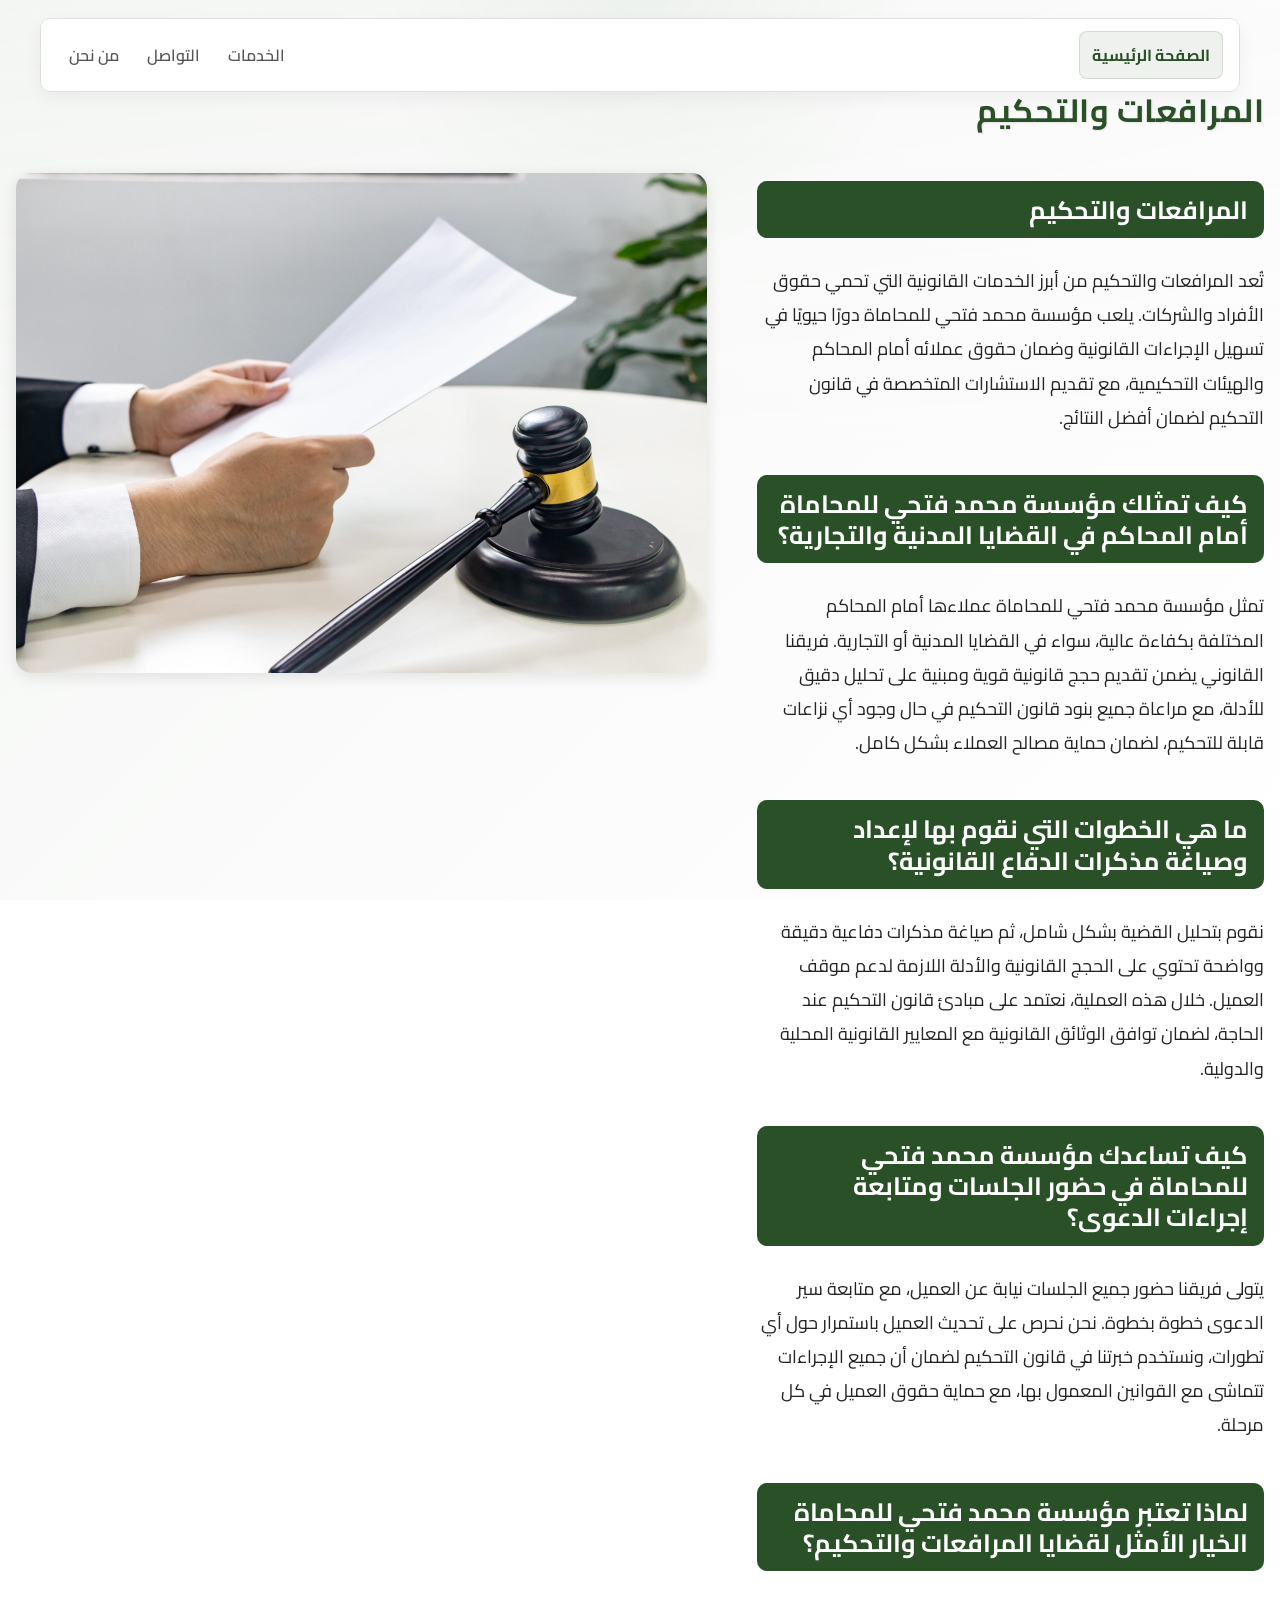
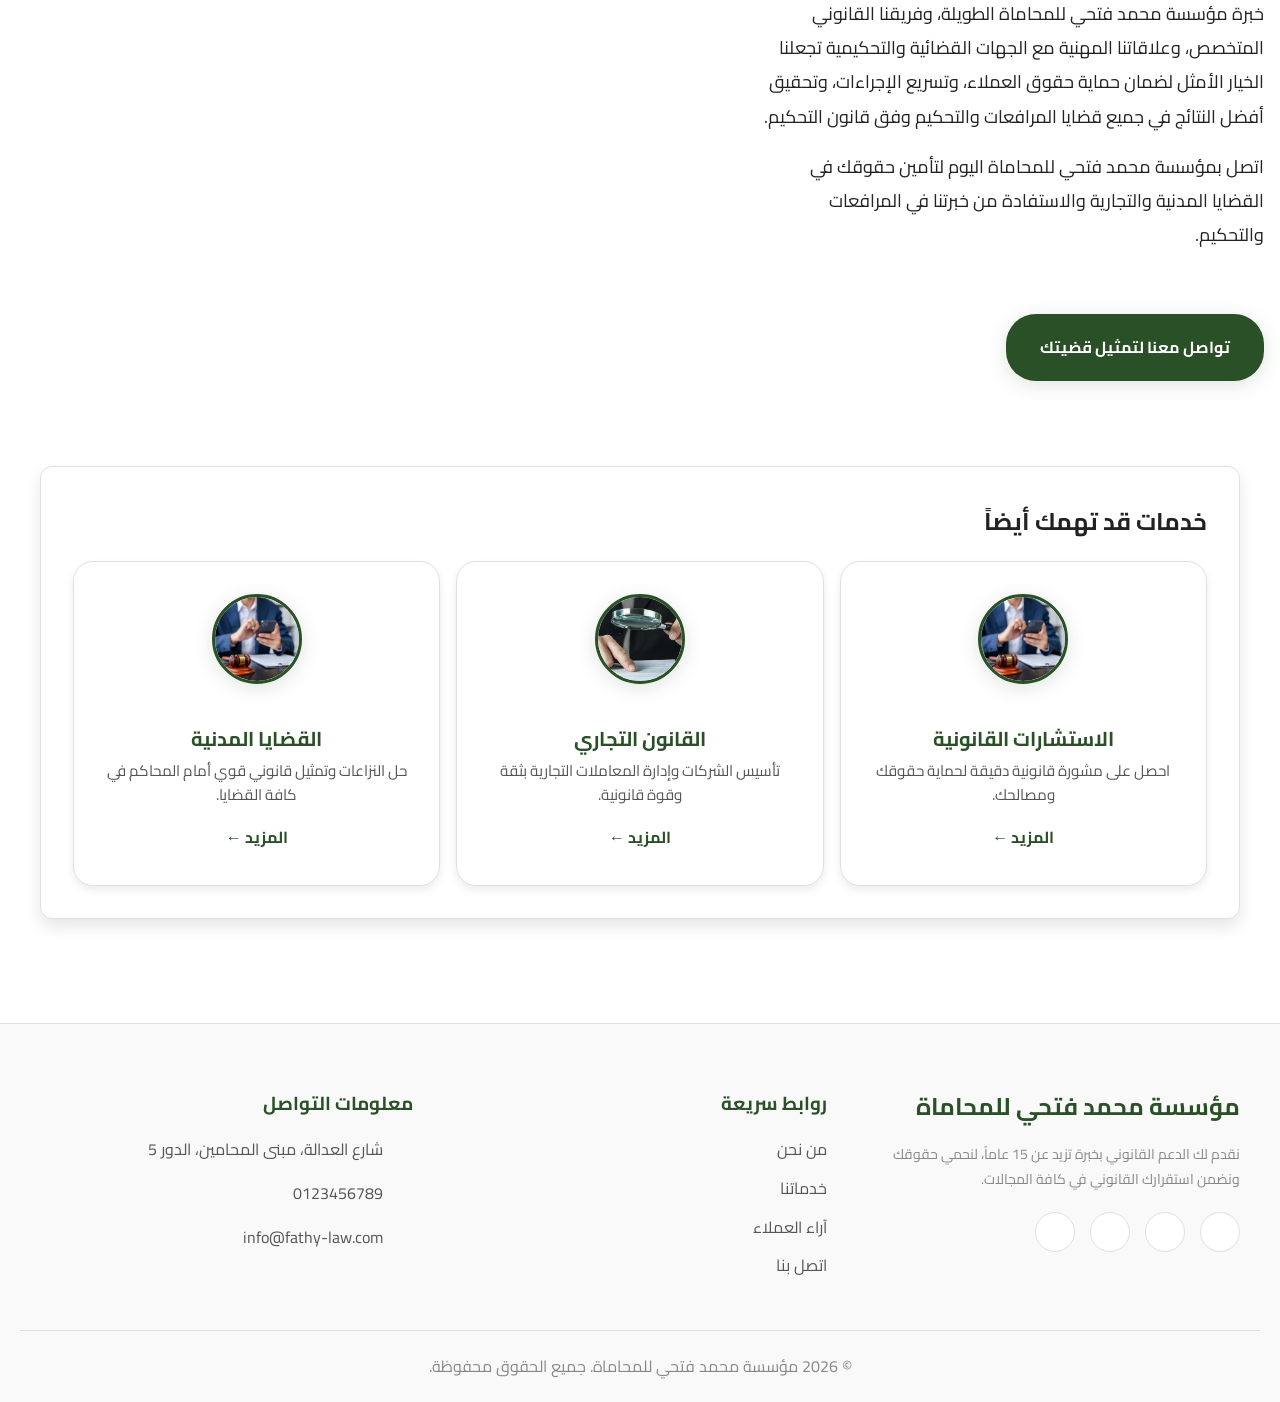
<file: litigation-arbitration.html>
<!DOCTYPE html>
<html lang="ar" dir="rtl">
<head>
    <meta charset="utf-8">
    <meta name="viewport" content="width=device-width,initial-scale=1">
    <meta name="description" content="المرافعات والتحكيم — تمثيل قانوني محترف أمام المحاكم وهيئات التحكيم.">
    <title>المرافعات والتحكيم — خدماتنا</title>
    <link href="https://fonts.googleapis.com/css2?family=Cairo:wght@300;400;600;700&family=Roboto:wght@300;400;700&display=swap" rel="stylesheet">
    <link rel="stylesheet" href="styles.css">
</head>
<body>
    <main>
        
        <h1 style="margin-top:16px;">المرافعات والتحكيم</h1>

        <!-- Service page header: home + section links -->
        <nav class="service-header" aria-label="روابط الصفحة">
            <div class="left">
                <a class="home-link" href="index.html">الصفحة الرئيسية</a>
            </div>
            <div class="nav-links">
                <a data-target="services" href="#services">الخدمات</a>
                <a data-target="contact" href="#contact">التواصل</a>
                <a data-target="about" href="#about">من نحن</a>
            </div>
        </nav>
        <div class="contener">
        <div class="row">
            <div class="services-card">
                <div class="content">
            <div class="single-content">
                <div class="services-card-content">
                    <div class="icon"><i class="fa-solid fa-caret-left"></i></div>
                    <h2>المرافعات والتحكيم</h2>
                    <div class="description">
                        <p>تُعد المرافعات والتحكيم من أبرز الخدمات القانونية التي تحمي حقوق الأفراد والشركات. يلعب مؤسسة محمد فتحي للمحاماة دورًا حيويًا في تسهيل الإجراءات القانونية وضمان حقوق عملائه أمام المحاكم والهيئات التحكيمية، مع تقديم الاستشارات المتخصصة في قانون التحكيم لضمان أفضل النتائج.</p>
                    </div>
                </div>
            </div>
        </div>
            <div class="content">
                <div class="single-content">
                    <div class="services-card-content">
                        <div class="icon"><i class="fa-solid fa-caret-left"></i></div>
                        <h2>كيف تمثلك مؤسسة محمد فتحي للمحاماة أمام المحاكم في القضايا المدنية والتجارية؟</h2>
                        <div class="description">
                            <p> تمثل مؤسسة محمد فتحي للمحاماة عملاءها أمام المحاكم المختلفة بكفاءة عالية، سواء في القضايا المدنية أو التجارية. فريقنا القانوني يضمن تقديم حجج قانونية قوية ومبنية على تحليل دقيق للأدلة، مع مراعاة جميع بنود قانون التحكيم في حال وجود أي نزاعات قابلة للتحكيم، لضمان حماية مصالح العملاء بشكل كامل. </p>
                        </div>
                    </div>
                </div>
            </div>
            <div class="content">
                <div class="single-content">
                    <div class="services-card-content">
                        <div class="icon"><i class="fa-solid fa-caret-left"></i></div>
                        <h2>ما هي الخطوات التي نقوم بها لإعداد وصياغة مذكرات الدفاع القانونية؟</h2>
                        <div class="description">
                            <p>نقوم بتحليل القضية بشكل شامل، ثم صياغة مذكرات دفاعية دقيقة وواضحة تحتوي على الحجج القانونية والأدلة اللازمة لدعم موقف العميل. خلال هذه العملية، نعتمد على مبادئ قانون التحكيم عند الحاجة، لضمان توافق الوثائق القانونية مع المعايير القانونية المحلية والدولية.</p>
                        </div>
                    </div>
                </div>
            </div>
            <div class="content">
                <div class="single-content">
                    <div class="services-card-content">
                        <div class="icon"><i class="fa-solid fa-caret-left"></i></div>
                        <h2>  كيف تساعدك مؤسسة محمد فتحي للمحاماة في حضور الجلسات ومتابعة إجراءات الدعوى؟ </h2>
                        <div class="description">
                             <p>يتولى فريقنا حضور جميع الجلسات نيابة عن العميل، مع متابعة سير الدعوى خطوة بخطوة. نحن نحرص على تحديث العميل باستمرار حول أي تطورات، ونستخدم خبرتنا في قانون التحكيم لضمان أن جميع الإجراءات تتماشى مع القوانين المعمول بها، مع حماية حقوق العميل في كل مرحلة.</p>
                    </div>
                </div>
            </div>
            </div>
            <div class="content">
                <div class="single-content">
                    <div class="services-card-content">
                        <div class="icon"><i class="fa-solid fa-caret-left"></i></div>
                        <h2> لماذا تعتبر مؤسسة محمد فتحي للمحاماة الخيار الأمثل لقضايا المرافعات والتحكيم؟</h2>
                        <div class="description">
                            <p> خبرة مؤسسة محمد فتحي للمحاماة الطويلة، وفريقنا القانوني المتخصص، وعلاقاتنا المهنية مع الجهات القضائية والتحكيمية تجعلنا الخيار الأمثل لضمان حماية حقوق العملاء، وتسريع الإجراءات، وتحقيق أفضل النتائج في جميع قضايا المرافعات والتحكيم وفق قانون التحكيم.</p>
                            <p>اتصل بمؤسسة محمد فتحي للمحاماة اليوم لتأمين حقوقك في القضايا المدنية والتجارية والاستفادة من خبرتنا في المرافعات والتحكيم.</p>
                        </div>
                    </div>
                </div>
            </div>
            </div>  
                <div class="row-img">
                 <img src="js/images/m-9.jpg" alt="صورة الخدمة" style="border-radius: 15px; aspect-ratio: 1 / 1; object-fit: cover; box-shadow: 0 4px 15px rgba(0,0,0,0.1); width: 100%; object-fit: cover; height: 100%; max-height: 500px;">
            </div>  
        </div>
        </div>

        <a href="index.html#contact" class="cta-button" style="display:inline-block; margin-top:30px;">تواصل معنا لتمثيل قضيتك</a>
    
        <section class="related-services" style="margin-top: 60px;">
            <h2><i class="fas fa-layer-group"></i> خدمات قد تهمك أيضاً</h2>
            <div class="grid">
                
                <div class="col benefit-card">
                    <img src="js/images/m-6.png" alt="الاستشارات القانونية">
                    <h3>الاستشارات القانونية</h3>
                    <p class="muted">احصل على مشورة قانونية دقيقة لحماية حقوقك ومصالحك.</p>
                    <a href="legal-consultation.html" class="read-more-link">المزيد ←</a>
                </div>
                <div class="col benefit-card">
                    <img src="js/images/m-5.jpg" alt="القانون التجاري">
                    <h3>القانون التجاري</h3>
                    <p class="muted">تأسيس الشركات وإدارة المعاملات التجارية بثقة وقوة قانونية.</p>
                    <a href="commercial-law.html" class="read-more-link">المزيد ←</a>
                </div>
                <div class="col benefit-card">
                    <img src="js/images/m-6.png" alt="القضايا المدنية">
                    <h3>القضايا المدنية</h3>
                    <p class="muted">حل النزاعات وتمثيل قانوني قوي أمام المحاكم في كافة القضايا.</p>
                    <a href="civil.html" class="read-more-link">المزيد ←</a>
                </div>
            </div>
        </section>
        
    </main>
    
    <footer class="site-footer">
        <div class="footer-container">
            <div class="footer-col brand">
                <h2>مؤسسة محمد فتحي للمحاماة</h2>
                <p class="muted">نقدم لك الدعم القانوني بخبرة تزيد عن 15 عاماً، لنحمي حقوقك ونضمن استقرارك القانوني في كافة المجالات.</p>
                <div class="social-links">
                    <a href="#" aria-label="Facebook"><i class="fab fa-facebook-f"></i></a>
                    <a href="#" aria-label="Twitter"><i class="fab fa-twitter"></i></a>
                    <a href="#" aria-label="LinkedIn"><i class="fab fa-linkedin-in"></i></a>
                    <a href="#" aria-label="Instagram"><i class="fab fa-instagram"></i></a>
                </div>
            </div>
            <div class="footer-col links">
                <h3>روابط سريعة</h3>
                <ul>
                    <li><a href="index.html#about">من نحن</a></li>
                    <li><a href="index.html#services">خدماتنا</a></li>
                    <li><a href="index.html#testimonials">آراء العملاء</a></li>
                    <li><a href="index.html#contact">اتصل بنا</a></li>
                </ul>
            </div>
            <div class="footer-col contact-info">
                <h3>معلومات التواصل</h3>
                <p><i class="fas fa-map-marker-alt"></i> شارع العدالة، مبنى المحامين، الدور 5</p>
                <p><i class="fas fa-phone"></i> 0123456789</p>
                <p><i class="fas fa-envelope"></i> info@fathy-law.com</p>
            </div>
        </div>
        <div class="footer-bottom">
            <p>© <span id="year"></span> مؤسسة محمد فتحي للمحاماة. جميع الحقوق محفوظة.</p>
        </div>
    </footer>

    <script src="js/main.js"></script>
    <script src="js/service-nav.js"></script>
</body>
</html>
</file>
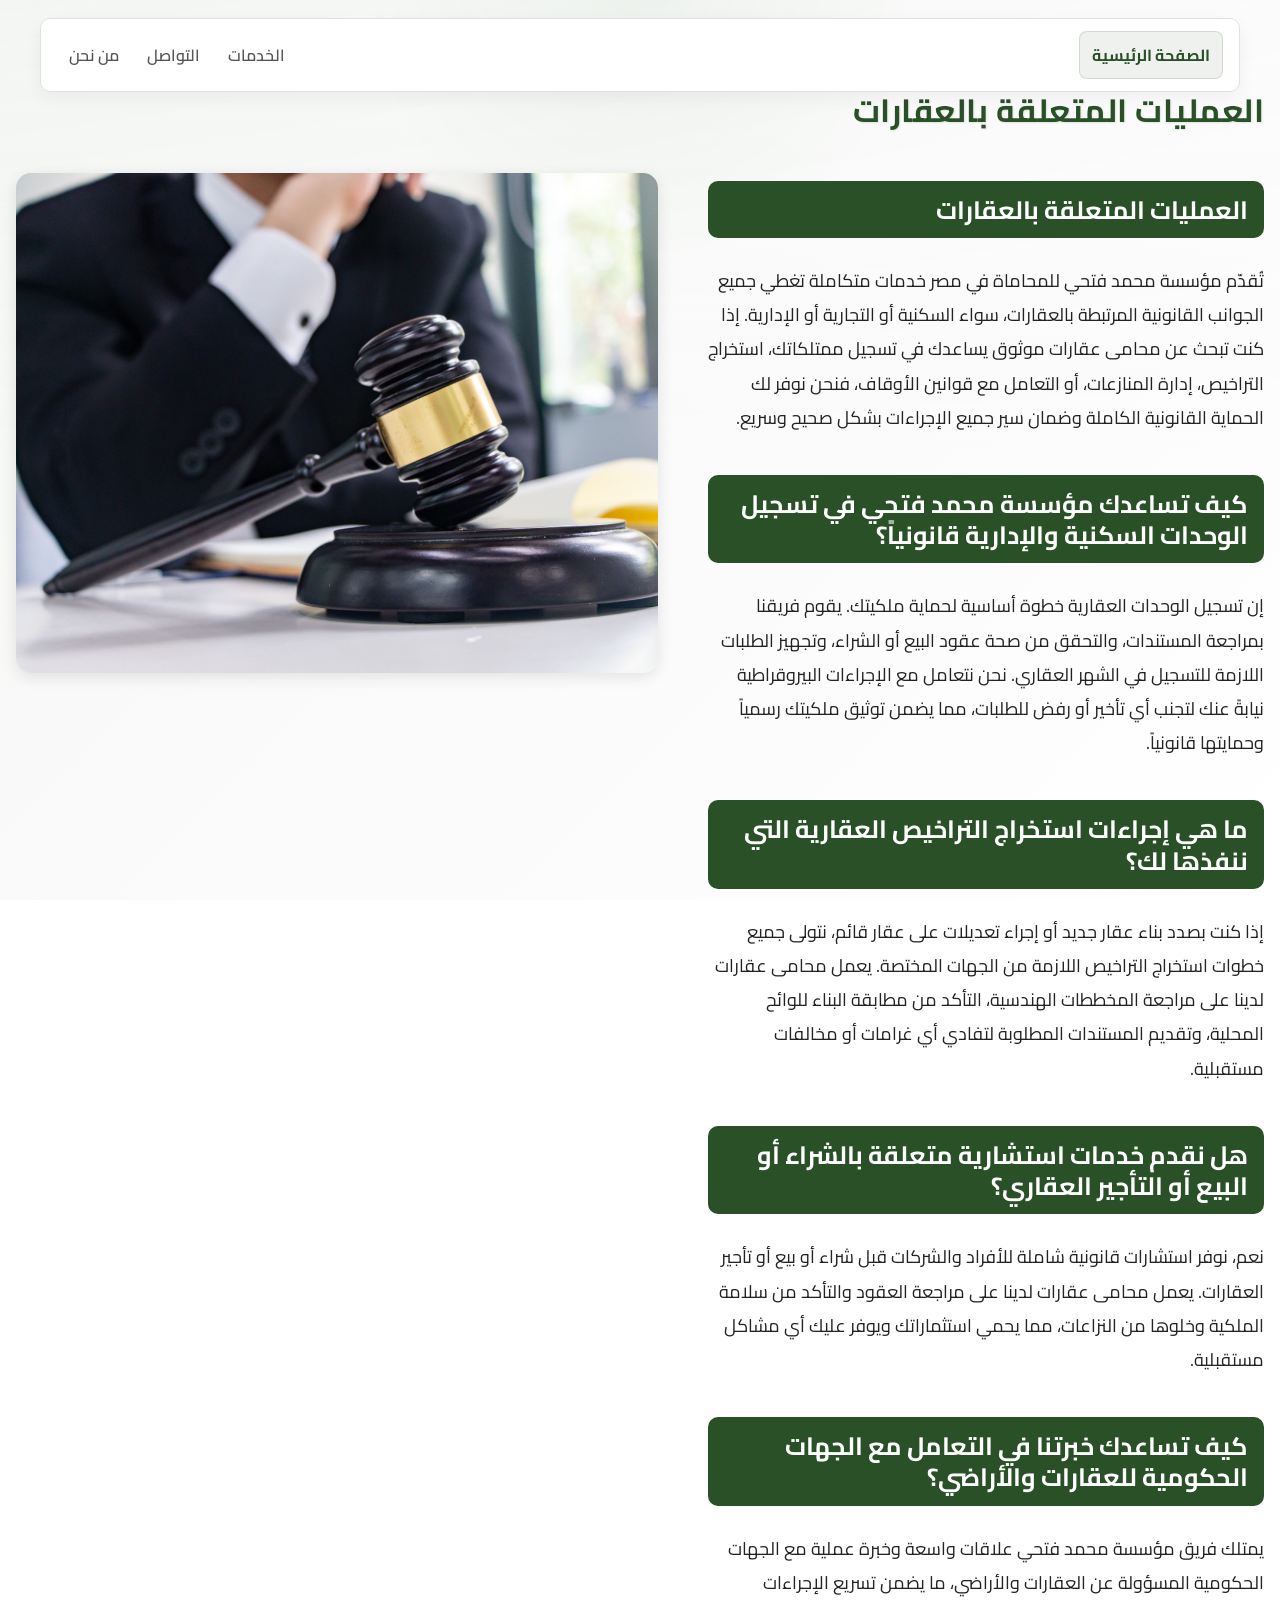
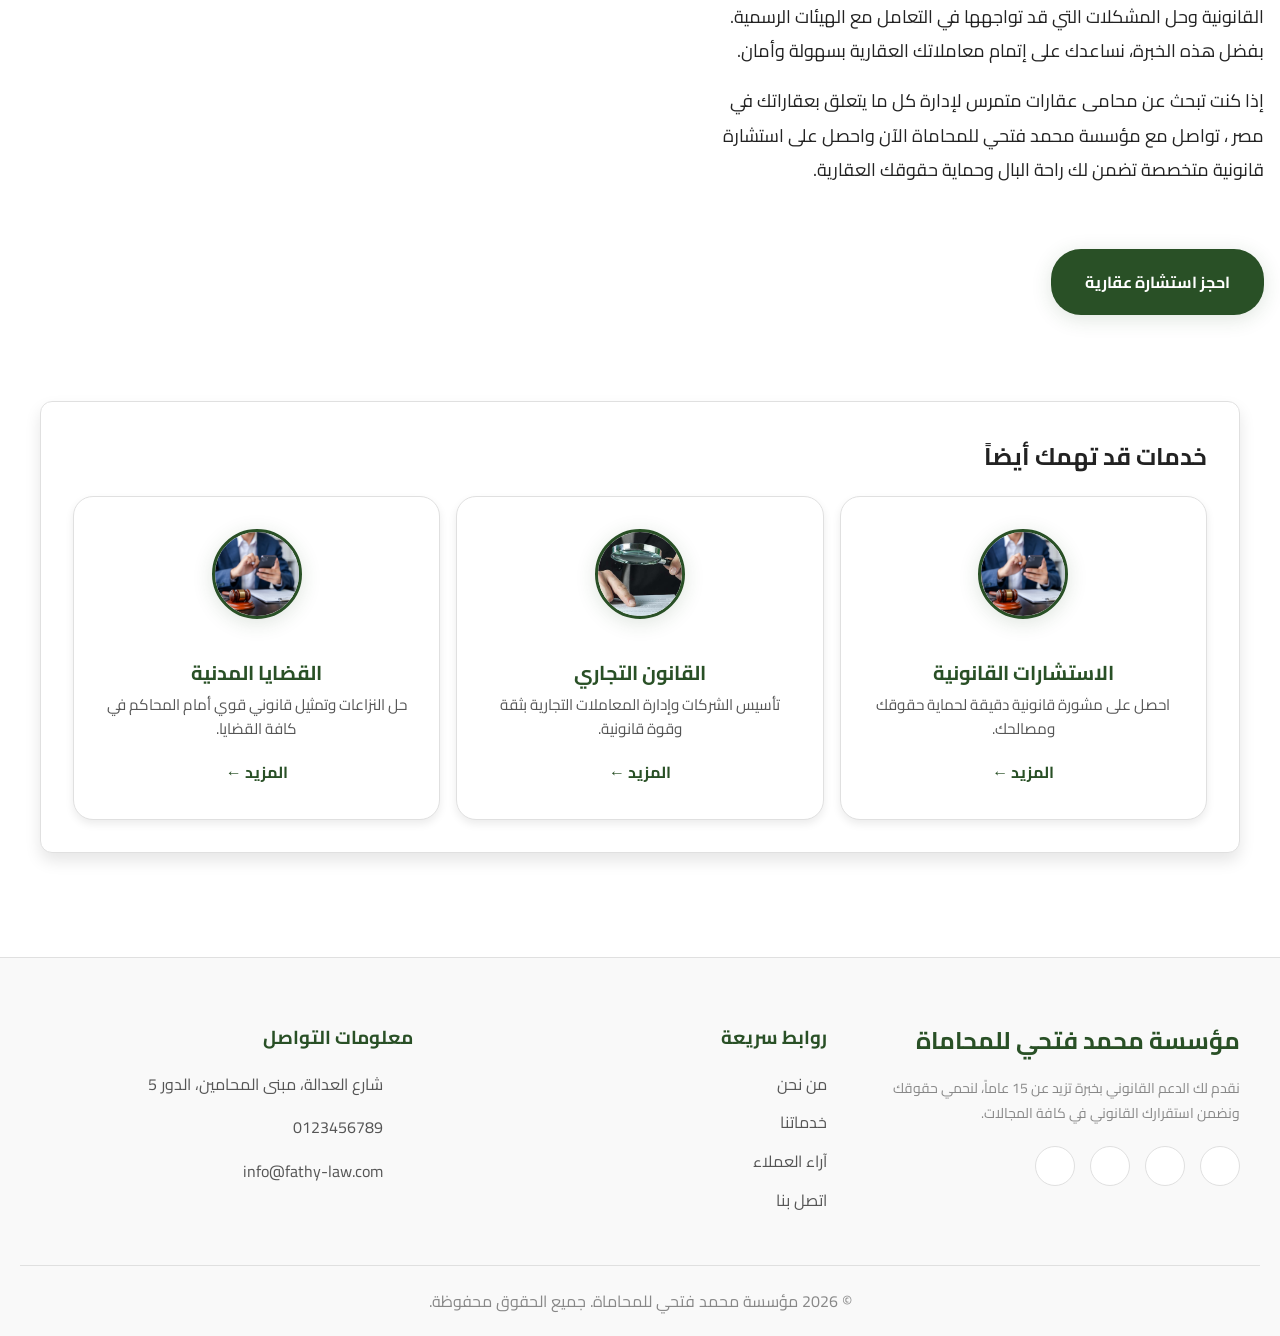
<file: real-estate.html>
<!DOCTYPE html>
<html lang="ar" dir="rtl">
<head>
    <meta charset="utf-8">
    <meta name="viewport" content="width=device-width,initial-scale=1">
    <meta name="description" content="العمليات العقارية — خدمات قانونية متخصصة في الصفقات العقارية وإدارة المعاملات.">
    <title>العمليات العقارية — خدماتنا</title>
    <link href="https://fonts.googleapis.com/css2?family=Cairo:wght@300;400;600;700&family=Roboto:wght@300;400;700&display=swap" rel="stylesheet">
    <link rel="stylesheet" href="styles.css">
</head>
<body>
    <main>
        
        <h1 style="margin-top:16px;">العمليات المتعلقة بالعقارات</h1>

        <!-- Service page header: home + section links -->
        <nav class="service-header" aria-label="روابط الصفحة">
            <div class="left">
                <a class="home-link" href="index.html">الصفحة الرئيسية</a>
            </div>
            <div class="nav-links">
                <a data-target="services" href="#services">الخدمات</a>
                <a data-target="contact" href="#contact">التواصل</a>
                <a data-target="about" href="#about">من نحن</a>
            </div>
        </nav>
        <div class="contener">
            <div class="row">
                <div class="services-cadr">
                                <div class="content">
            <div class="single-content">
                <div class="services-card-content">
                    <div class="icon"><i class="fa-solid fa-caret-left"></i></div>
                    <h2> العمليات المتعلقة بالعقارات</h2>
                    <div class="description">
                        <p>تُقدّم مؤسسة محمد فتحي للمحاماة في مصر  خدمات متكاملة تغطي جميع الجوانب القانونية المرتبطة بالعقارات، سواء السكنية أو التجارية أو الإدارية. إذا كنت تبحث عن محامى عقارات موثوق يساعدك في تسجيل ممتلكاتك، استخراج التراخيص، إدارة المنازعات، أو التعامل مع قوانين الأوقاف، فنحن نوفر لك الحماية القانونية الكاملة وضمان سير جميع الإجراءات بشكل صحيح وسريع.</p>
                    </div>
                </div>
            </div>
        </div>
            <div class="content">
                <div class="single-content">
                    <div class="services-card-content">
                        <div class="icon"><i class="fa-solid fa-caret-left"></i></div>
                        <h2>كيف تساعدك مؤسسة محمد فتحي في تسجيل الوحدات السكنية والإدارية قانونياً؟</h2>
                        <div class="description">
                            <p> إن تسجيل الوحدات العقارية خطوة أساسية لحماية ملكيتك. يقوم فريقنا بمراجعة المستندات، والتحقق من صحة عقود البيع أو الشراء، وتجهيز الطلبات اللازمة للتسجيل في الشهر العقاري. نحن نتعامل مع الإجراءات البيروقراطية نيابةً عنك لتجنب أي تأخير أو رفض للطلبات، مما يضمن توثيق ملكيتك رسمياً وحمايتها قانونياً. </p>
                        </div>
                    </div>
                </div>
            </div>
            <div class="content">
                <div class="single-content">
                    <div class="services-card-content">
                        <div class="icon"><i class="fa-solid fa-caret-left"></i></div>
                        <h2>ما هي إجراءات استخراج التراخيص العقارية التي ننفذها لك؟ </h2>
                        <div class="description">
                            <p> إذا كنت بصدد بناء عقار جديد أو إجراء تعديلات على عقار قائم، نتولى جميع خطوات استخراج التراخيص اللازمة من الجهات المختصة. يعمل محامى عقارات لدينا على مراجعة المخططات الهندسية، التأكد من مطابقة البناء للوائح المحلية، وتقديم المستندات المطلوبة لتفادي أي غرامات أو مخالفات مستقبلية.</p>
                        </div>
                    </div>
                </div>
            </div>
            <div class="content">
                <div class="single-content">
                    <div class="services-card-content">
                        <div class="icon"><i class="fa-solid fa-caret-left"></i></div>
                        <h2>  هل نقدم خدمات استشارية متعلقة بالشراء أو البيع أو التأجير العقاري؟</h2>
                        <div class="description">
                             <p>نعم، نوفر استشارات قانونية شاملة للأفراد والشركات قبل شراء أو بيع أو تأجير العقارات. يعمل محامى عقارات لدينا على مراجعة العقود والتأكد من سلامة الملكية وخلوها من النزاعات، مما يحمي استثماراتك ويوفر عليك أي مشاكل مستقبلية.</p>
                        </div>
                    </div>
                </div>
            </div>
            <div class="content">
                <div class="single-content">
                    <div class="services-card-content">
                        <div class="icon"><i class="fa-solid fa-caret-left"></i></div>
                        <h2> كيف تساعدك خبرتنا في التعامل مع الجهات الحكومية للعقارات والأراضي؟</h2>
                        <div class="description">
                            <p> يمتلك فريق مؤسسة محمد فتحي علاقات واسعة وخبرة عملية مع الجهات الحكومية المسؤولة عن العقارات والأراضي، ما يضمن تسريع الإجراءات القانونية وحل المشكلات التي قد تواجهها في التعامل مع الهيئات الرسمية. بفضل هذه الخبرة، نساعدك على إتمام معاملاتك العقارية بسهولة وأمان.</p>
                            <p>إذا كنت تبحث عن محامى عقارات متمرس لإدارة كل ما يتعلق بعقاراتك في مصر ، تواصل مع مؤسسة محمد فتحي للمحاماة الآن واحصل على استشارة قانونية متخصصة تضمن لك راحة البال وحماية حقوقك العقارية.</p>
                        </div>
                    </div>
                </div>
            </div>
                </div>
            <div class="row-img">
                 <img src="js/images/m-8.jpg" alt="صورة الخدمة" style="border-radius: 15px; aspect-ratio: 1 / 1; object-fit: cover; box-shadow: 0 4px 15px rgba(0,0,0,0.1); width: 100%; object-fit: cover; height: 100%; max-height: 500px;">
            </div>
        </div>
        </div>

        <a href="index.html#contact" class="cta-button" style="display:inline-block; margin-top:30px;">احجز استشارة عقارية</a>
    
        <section class="related-services" style="margin-top: 60px;">
            <h2><i class="fas fa-layer-group"></i> خدمات قد تهمك أيضاً</h2>
            <div class="grid">
                
                <div class="col benefit-card">
                    <img src="js/images/m-6.png" alt="الاستشارات القانونية">
                    <h3>الاستشارات القانونية</h3>
                    <p class="muted">احصل على مشورة قانونية دقيقة لحماية حقوقك ومصالحك.</p>
                    <a href="legal-consultation.html" class="read-more-link">المزيد ←</a>
                </div>
                <div class="col benefit-card">
                    <img src="js/images/m-5.jpg" alt="القانون التجاري">
                    <h3>القانون التجاري</h3>
                    <p class="muted">تأسيس الشركات وإدارة المعاملات التجارية بثقة وقوة قانونية.</p>
                    <a href="commercial-law.html" class="read-more-link">المزيد ←</a>
                </div>
                <div class="col benefit-card">
                    <img src="js/images/m-6.png" alt="القضايا المدنية">
                    <h3>القضايا المدنية</h3>
                    <p class="muted">حل النزاعات وتمثيل قانوني قوي أمام المحاكم في كافة القضايا.</p>
                    <a href="civil.html" class="read-more-link">المزيد ←</a>
                </div>
            </div>
        </section>
        
    </main>
    
    <footer class="site-footer">
        <div class="footer-container">
            <div class="footer-col brand">
                <h2>مؤسسة محمد فتحي للمحاماة</h2>
                <p class="muted">نقدم لك الدعم القانوني بخبرة تزيد عن 15 عاماً، لنحمي حقوقك ونضمن استقرارك القانوني في كافة المجالات.</p>
                <div class="social-links">
                    <a href="#" aria-label="Facebook"><i class="fab fa-facebook-f"></i></a>
                    <a href="#" aria-label="Twitter"><i class="fab fa-twitter"></i></a>
                    <a href="#" aria-label="LinkedIn"><i class="fab fa-linkedin-in"></i></a>
                    <a href="#" aria-label="Instagram"><i class="fab fa-instagram"></i></a>
                </div>
            </div>
            <div class="footer-col links">
                <h3>روابط سريعة</h3>
                <ul>
                    <li><a href="index.html#about">من نحن</a></li>
                    <li><a href="index.html#services">خدماتنا</a></li>
                    <li><a href="index.html#testimonials">آراء العملاء</a></li>
                    <li><a href="index.html#contact">اتصل بنا</a></li>
                </ul>
            </div>
            <div class="footer-col contact-info">
                <h3>معلومات التواصل</h3>
                <p><i class="fas fa-map-marker-alt"></i> شارع العدالة، مبنى المحامين، الدور 5</p>
                <p><i class="fas fa-phone"></i> 0123456789</p>
                <p><i class="fas fa-envelope"></i> info@fathy-law.com</p>
            </div>
        </div>
        <div class="footer-bottom">
            <p>© <span id="year"></span> مؤسسة محمد فتحي للمحاماة. جميع الحقوق محفوظة.</p>
        </div>
    </footer>

    <script src="js/main.js"></script>
    <script src="js/service-nav.js"></script>
</body>
</html>
</file>
<file: styles.css>
:root {
    --gold: #295026;        
    --gold-light: #3a7336;
    --gold-dark: #1b361a;
    
    --navy: #f4f4f4;         
    --navy-light: #ffffff;
    --navy-dark: #e0e0e0;

    /* ألوان الخلفية */
    --bg-deep: #ffffff;     
    --bg-surface: #f9f9f9;    
    --bg-elevated: #ffffff;
    --bg-gradient: linear-gradient(135deg, var(--bg-deep) 0%, var(--bg-surface) 100%);
    
    /* عناصر */
    --card-bg: #ffffff;        
    --card-border: #e0e0e0;
    --card-glow: rgba(41, 80, 38, 0.1);

    /* النصوص */
    --text-primary: #222222;     
    --text-secondary: #555555;
    --text-muted: #888888;
    --text-gold: #295026;        

    /* مسافات */
    --space-xs: 0.25rem;
    --space-sm: 0.5rem;
    --space-md: 1rem;
    --space-lg: 1.5rem;
    --space-xl: 2rem;
    
    /* ظلال */
    --shadow-sm: 0 2px 4px rgba(0,0,0,0.05);
    --shadow-md: 0 4px 8px rgba(0,0,0,0.08);
    --shadow-lg: 0 8px 16px rgba(0,0,0,0.1);
    --shadow-gold: 0 4px 20px rgba(41,80,38,0.15);

    /* خطوط */
    --base-font: 'Cairo', 'Roboto', Arial, sans-serif;
    --base-size: 16px;
    --scale: 1.06;
    --leading: 1.9;

    /* حركات */
    --transition-fast: 0.2s ease;
    --transition-normal: 0.3s ease;
    --transition-slow: 0.5s ease;
}
* {
    margin: 0;
    padding: 0;
    box-sizing: border-box;
}
html,body{
    height:100%;
}
body { 
    font-family: var(--base-font); 
    font-size: var(--base-size);
    line-height: var(--leading);
    margin: 0; 
    padding: 0; 
    background: var(--bg-deep);
    color: var(--text-primary); 
    overflow-x: hidden; 
    -webkit-font-smoothing: antialiased;
    -moz-osx-font-smoothing: grayscale;
}

/* تأثير الخلفية المتحركة */
body::before {
    content: '';
    position: fixed;
    top: 0;
    left: 0;
    width: 100%;
    height: 100%;
    background: 
        linear-gradient(135deg, rgba(41,80,38,0.05) 0%, transparent 100%),
        radial-gradient(circle at 50% 0%, rgba(58,115,54,0.05) 0%, transparent 25%),
        linear-gradient(0deg, var(--bg-deep) 50%, transparent 100%);
    opacity: 1;
    z-index: -2;
    animation: backgroundShift 15s ease-in-out infinite alternate;
}

@keyframes backgroundShift {
    0% {
        background-position: 0% 0%;
    }
    100% {
        background-position: 100% 100%;
    }
}

body::after {
    display: none;
}
header{
    height:100vh;
    display:flex;
    flex-direction:column;
    justify-content:center;
    padding:0 16px;
    text-align:center;
}
.header img{
    width:160px;
    height:auto;
    border-radius:50%;
    border:4px solid rgba(255,184,107,0.95);
    box-shadow:0 8px 26px rgba(155,92,255,.18);
}
.hero-slideshow{
    position:absolute;
    inset:0;
    height:100vh;
    background-size:cover;
    background-color:transparent;
    background-position:center center;
    z-index:0;
    transition:opacity .8s ease-in-out;
}
.hero-slideshow::after{
    content:'';
    position:absolute;
    inset:0;
    background:linear-gradient(180deg,rgba(7,7,16,0.45) 0%, rgba(7,7,16,0.6) 60%);
    z-index: 1;
    pointer-events: none;
}
header{
    position:relative;
    overflow:hidden;
    color: #ffffff;
}
header h1 {
    color: #ffffff;
    text-shadow: 2px 2px 4px rgba(0,0,0,0.8);
}
header p.lead {
    color: #f0f0f0;
    text-shadow: 1px 1px 3px rgba(0,0,0,0.8);
}
header > .text-headr {
    position: relative;
    z-index: 10;
    max-width: 900px;
    margin: 0 auto;
    display: flex;
    flex-direction: column;
    align-items: center;
    justify-content: center;
}
.muted, p {
    line-height:1.9;
}
h1 {
    font-weight: 700;
    margin: var(--space-lg) 0;
    letter-spacing: 0.5px;
    color: var(--text-gold);
    text-shadow: 1px 1px 2px rgba(0,0,0,0.1);
    position: relative;
}

@keyframes shimmer {
    0% { background-position: 0% 50%; }
    100% { background-position: 200% 50%; }
}
p.lead{
    max-width: 900px;
    margin: 8px auto 0;
    font-size: 17px;
    color: var(--text-secondary);
    line-height: 1.8;
}
h2, h3, h4 {
    line-height:1.25;
    margin-top:8px;
    margin-bottom:10px;
}
.cta-button {
    background: var(--gold);
    color: #ffffff;
    padding: var(--space-md) var(--space-xl);
    border-radius: 30px;
    text-decoration: none;
    display: inline-block;
    margin: var(--space-md) auto;
    font-weight: 700;
    font-size: 1em;
    width: max-content;
    border: 2px solid transparent;
    position: relative;
    overflow: hidden;
    transition: all var(--transition-normal);
    box-shadow: var(--shadow-gold);
}

.cta-button::before {
    content: '';
    position: absolute;
    top: 0;
    left: 0;
    width: 100%;
    height: 100%;
    background: linear-gradient(45deg, transparent 25%, rgba(255,255,255,0.2) 50%, transparent 75%);
    transform: translateX(-100%);
    transition: transform 0.6s ease;
}

.cta-button:hover {
    transform: translateY(-3px) scale(1.02);
    box-shadow: 0 8px 25px rgba(198, 166, 100, 0.25);
    border-color: var(--gold-light);
}

.cta-button:hover::before {
    transform: translateX(100%);
}

.cta-button i {
    margin-left: var(--space-sm);
    transition: transform var(--transition-normal);
}

.cta-button:hover i {
    transform: translateX(3px);
}
main {
    padding: var(--space-xl) var(--space-md);
    width: 100%;
    max-width: 1300px;
    margin: var(--space-xl) auto;
    box-sizing: border-box;
}
.section-glow{
    background:linear-gradient(135deg,rgba(41,80,38,0.02),rgba(58,115,54,0.02));
    border-radius:12px;
}
section {
    background: var(--card-bg);
    padding: var(--space-xl);
    border-radius: 12px;
    margin: 0 auto var(--space-xl);
    box-shadow: var(--shadow-lg);
    animation: fadeInUp .9s both;
    width: 100%;
    max-width: 1200px;
    box-sizing: border-box;
    border: 1px solid var(--card-border);
}

#about ul {
   display: flex;
    justify-content: center;
    text-align: center;
    margin-top: 40px;
}
#about ul li {
    position: relative;
    margin: 5px;
    padding: 10px;
    display: flex;
    flex-direction: column;
    list-style: none;
    visibility: visible;
    animation-delay: 0.1s;
    background: var(--card-bg);
    color: var(--text-primary);
    border-radius: 7px;
    flex-basis: 30%;
    border: 1px solid var(--card-border);
}

#about ul li .icon_col{
    width: 50px;
    height: 50px;
    color: #dae2d2;
    background: #295026;
    border: 4px solid #dae2d2;
    border-radius: 50%;
    margin: -35px auto 10px;
    padding: 6px;
    transition: 0.3s;
}
.grid{
    display:flex;
    gap:16px;
    flex-wrap:wrap;
    margin-top:var(--space-lg);
}
.col{
    flex:1 1 300px;
}
.benefit-card {
    background: var(--card-bg);
    padding: var(--space-xl);
    border-radius: 20px;
    text-align: center;
    border: 1px solid var(--card-border);
    transition: all var(--transition-normal);
    position: relative;
    backdrop-filter: blur(10px);
    box-shadow: var(--shadow-md);
    overflow: hidden;
}

.benefit-card::before {
    content: '';
    position: absolute;
    top: 0;
    left: 0;
    width: 100%;
    height: 100%;
    background: var(--card-bg);
    opacity: 0;
    transition: opacity var(--transition-normal);
    z-index: 0;
}

.benefit-card::after {
    content: '';
    position: absolute;
    top: -50%;
    left: -50%;
    width: 200%;
    height: 200%;
    background: radial-gradient(circle, var(--card-glow) 0%, transparent 60%);
    opacity: 0;
    transition: opacity var(--transition-normal);
    z-index: 1;
    pointer-events: none;
}

.benefit-card:hover {
    transform: translateY(-8px);
    border-color: var(--gold);
    box-shadow: var(--shadow-gold);
}

.benefit-card:hover::before {
    opacity: 0.05;
}

.benefit-card:hover::after {
    opacity: 1;
}

.benefit-card > * {
    position: relative;
    z-index: 2;
}

.benefit-card img {
    width: 90px;
    height: 90px;
    border-radius: 50%;
    border: 3px solid var(--gold);
    margin-bottom: var(--space-lg);
    box-shadow: var(--shadow-gold);
    transition: all var(--transition-normal);
    object-fit: cover;
}

.benefit-card:hover img {
    transform: scale(1.1) rotate(5deg);
    border-width: 4px;
}

.benefit-card h3 {
    color: var(--text-gold);
    margin-bottom: var(--space-sm);
    font-size: 1.25rem;
    font-weight: 700;
    transition: color var(--transition-normal);
}

.benefit-card:hover h3 {
    color: var(--gold-light);
}

.benefit-card p {
    color: var(--text-secondary);
    font-size: 0.95rem;
    line-height: 1.6;
    margin-bottom: 0;
}

.read-more-link {
    display: inline-block;
    margin-top: 15px;
    color: var(--gold);
    font-weight: 700;
    text-decoration: none;
    transition: all var(--transition-fast);
}

.read-more-link:hover {
    color: var(--gold-light);
    transform: translateX(-5px);
}
ul{
    line-height:1.8;
}
#formStatus {
    margin-bottom: 20px;
    padding: 15px;
    border-radius: 10px;
    font-weight: 600;
    text-align: center;
    display: none; /* Hidden by default */
}

#formStatus.success {
    display: block;
    background-color: #d4edda;
    color: #155724;
    border: 1px solid #c3e6cb;
}

#formStatus.error {
    display: block;
    background-color: #f8d7da;
    color: #721c24;
    border: 1px solid #f5c6cb;
}

#formStatus.loading {
    display: block;
    background-color: #fff3cd;
    color: #856404;
    border: 1px solid #ffeeba;
}
.contact-form {
    max-width: 800px;
    margin: 0 auto;
    padding: 20px;
}

.form-fields {
    display: grid;
    grid-template-columns: repeat(2, 1fr);
    gap: 30px;
    margin-bottom: 30px;
}

.input-group {
    display: flex;
    flex-direction: column;
}

.input-group label {
    margin-bottom: 8px;
    color: var(--text-gold);
    font-weight: 600;
}

.input-group input,
.input-group textarea {
    width: 100%;
    padding: 12px;
}

/* جعل حقلي البريد والرسالة في عمود كامل */
.input-group:nth-child(3),
.input-group:nth-child(4) {
    grid-column: 1 / -1;
}

.form-submit {
    text-align: center;
    margin-top: 20px;
}

/* التجاوب مع الشاشات الصغيرة */
@media (max-width: 768px) {
    .form-fields {
        grid-template-columns: 1fr;
        gap: 20px;
    }
}
input,
textarea {
    width: 100%;
    padding: var(--space-md);
    border-radius: 12px;
    border: 2px solid var(--card-border);
    background: var(--card-bg);
    color: var(--text-primary);
    transition: all var(--transition-normal);
    backdrop-filter: blur(5px);
}

input::placeholder,
textarea::placeholder {
    color: var(--text-muted);
}

input:hover,
textarea:hover {
    border-color: var(--gold);
}

input:focus,
textarea:focus {
    outline: none;
    border-color: var(--gold-light);
    box-shadow: 0 0 0 4px rgba(198, 166, 100, 0.1);
}

/* تأثير تحرك الحدود */
@keyframes borderFlow {
    0% { background-position: 0% 50%; }
    100% { background-position: 100% 50%; }
}

input:focus,
textarea:focus {
    background: 
        linear-gradient(var(--card-bg), var(--card-bg)) padding-box,
        linear-gradient(90deg, var(--gold) 0%, var(--gold-light) 50%, var(--gold) 100%) border-box;
    border: 2px solid transparent;
    animation: borderFlow 3s ease infinite;
    background-size: 200% 100%;
}
label{
    display:block;
    margin-bottom:6px;
    font-weight:600;
}
button {
    background: var(--gold);
    color: #ffffff;
    padding: var(--space-md) var(--space-xl);
    border-radius: 12px;
    border: 2px solid transparent;
    cursor: pointer;
    font-weight: 600;
    position: relative;
    overflow: hidden;
    transition: all var(--transition-normal);
    box-shadow: var(--shadow-md);
}

button::before {
    content: '';
    position: absolute;
    top: -2px;
    left: -2px;
    right: -2px;
    bottom: -2px;
    background: var(--gold-light);
    z-index: -1;
    opacity: 0;
    transition: opacity var(--transition-normal);
}

button::after {
    content: '';
    position: absolute;
    top: 50%;
    left: 50%;
    width: 100%;
    height: 100%;
    background: radial-gradient(circle, rgba(255,255,255,0.2) 0%, transparent 60%);
    transform: translate(-50%, -50%) scale(0);
    transition: transform 0.6s ease-out;
}

button:hover::before {
    opacity: 0.1;
}

button:hover::after {
    transform: translate(-50%, -50%) scale(1);
}

button:active {
    transform: translateY(1px);
    box-shadow: var(--shadow-sm);
}
.muted{
    color: var(--text-muted);
    font-size: 14px;
}
/* Footer Styles */
.site-footer {
    background: var(--bg-surface);
    border-top: 1px solid var(--card-border);
    padding: 60px 20px 20px;
    color: var(--text-secondary);
    margin-top: 40px;
}

.footer-container {
    max-width: 1200px;
    margin: 0 auto;
    display: grid;
    grid-template-columns: repeat(auto-fit, minmax(250px, 1fr));
    gap: 40px;
    margin-bottom: 40px;
}

.footer-col h2, .footer-col h3 {
    color: var(--text-gold);
    margin-bottom: 20px;
}

.footer-col p {
    line-height: 1.8;
}

.footer-col.links ul {
    list-style: none;
    padding: 0;
}

.footer-col.links li {
    margin-bottom: 10px;
}

.footer-col.links a {
    color: var(--text-secondary);
    text-decoration: none;
    transition: color var(--transition-fast);
}

.footer-col.links a:hover {
    color: var(--gold);
}

.social-links {
    display: flex;
    gap: 15px;
    margin-top: 20px;
}

.social-links a {
    display: flex;
    align-items: center;
    justify-content: center;
    width: 40px;
    height: 40px;
    background: var(--card-bg);
    color: var(--text-gold);
    border-radius: 50%;
    border: 1px solid var(--card-border);
    transition: all var(--transition-fast);
}

.social-links a:hover {
    background: var(--gold);
    color: #ffffff;
    transform: translateY(-3px);
    box-shadow: var(--shadow-sm);
}

.contact-info p {
    display: flex;
    align-items: center;
    gap: 10px;
    margin-bottom: 15px;
}

.contact-info i {
    color: var(--gold);
    width: 20px;
    text-align: center;
}

.footer-bottom {
    text-align: center;
    padding-top: 20px;
    border-top: 1px solid var(--card-border);
    color: var(--text-muted);
}
@media(max-width:768px){header img{width:120px} .grid{flex-direction:column}}
/* Slideshow navigation buttons */
.slideshow-nav {
    position: absolute;
    top: 50%;
    transform: translateY(-50%);
    z-index: 20;
    background: var(--gold);
    color: #ffffff;
    border: 2px solid #ffffff;
    width: 40px !important;
    height: 40px !important;
    aspect-ratio: 1 / 1;
    padding: 0;
    border-radius: 50%;
    cursor: pointer;
    transition: all 0.3s ease;
    display: flex;
    align-items: center;
    justify-content: center;
    font-size: 1rem;
    box-shadow: 0 4px 15px rgba(0, 0, 0, 0.3);
    flex-shrink: 0;
}

.slideshow-nav:hover {
    background: var(--gold-light);
    transform: translateY(-50%);
    box-shadow: 0 6px 20px rgba(0, 0, 0, 0.4);
}

.slideshow-nav.prev {
    left: 30px;
}

.slideshow-nav.next {
    right: 30px;
}

@media(max-width:768px){
    .hero-slideshow{display:none}
    .slideshow-nav{display:none}
}

/* تنسيق التعليقات */
.testimonials-container {
    position: relative;
    max-width: 1200px;
    margin: 0 auto;
    overflow: hidden;
    padding: 40px 0;
}

.testimonials-slider {
    position: relative;
    overflow: hidden;
    margin: 0 60px;
    background: linear-gradient(180deg, rgba(41, 80, 38, 0.05), transparent);
    border-radius: 20px;
    padding: 20px 0;
}

.testimonials-track {
    display: flex;
    transition: transform 0.8s cubic-bezier(0.4, 0, 0.2, 1);
    width: 100%;
    gap: 0;
}

.testimonial-group_1,
.testimonial-group_2 {
    display: grid;
    grid-template-columns: repeat(2, 1fr);
    gap: 40px;
    min-width: 100%;
    padding: 20px 40px;
    box-sizing: border-box;
}

.testimonial-card {
    display: flex;
    flex-direction: column;
    align-items: center;
    padding: 35px 30px;
    background: var(--card-bg);
    border: 1px solid var(--card-border);
    border-radius: 20px;
    transition: all 0.4s cubic-bezier(0.4, 0, 0.2, 1);
    position: relative;
    overflow: hidden;
    max-height: 300px;
    box-shadow: var(--shadow-sm);
}

.testimonial-card::before {
    content: '';
    position: absolute;
    top: 0;
    left: 0;
    right: 0;
    height: 3px;
    background: var(--gold-light);
    opacity: 0;
    transition: opacity 0.4s ease;
}

.testimonial-card::after {
    content: '';
    position: absolute;
    inset: 0;
    background: radial-gradient(circle at center, var(--card-glow), transparent 70%);
    opacity: 0;
    transition: opacity 0.4s ease;
    z-index: 1;
    pointer-events: none;
}

.testimonial-card:hover::before {
    opacity: 1;
}

.testimonial-card:hover::after {
    opacity: 0.1;
}

.testimonial-card:hover {
    transform: translateY(-5px);
    box-shadow: 0 10px 30px rgba(198, 166, 100, 0.15);
    border-color: var(--gold);
}

.testimonial-avatar {
    width: 100px;
    height: 100px;
    border-radius: 50%;
    border: 3px solid var(--gold);
    transition: all 0.4s ease;
    box-shadow: 0 5px 15px rgba(198, 166, 100, 0.2);
    position: relative;
    z-index: 2;
}

.testimonial-card:hover .testimonial-avatar {
    transform: scale(1.1) translateY(-5px);
    border-width: 4px;
    box-shadow: 0 8px 25px rgba(198, 166, 100, 0.25);
}

.testimonial-content {
    flex: 1;
    display: flex;
    flex-direction: column;
    position: relative;
    z-index: 2;
}

.testimonial-text {
    font-size: 1.15em;
    line-height: 1.8;
    color: var(--text-primary);
    position: relative;
    font-weight: 500;
}

.testimonial-text::before,
.testimonial-text::after {
    font-size: 1.5em;
    line-height: 0;
    position: relative;
}

.testimonial-text::before,
.testimonial-text::after {
    content: '"';
    color: var(--gold);
    font-size: 1.5em;
    font-family: serif;
}

.author-name {
    color: var(--gold);
    font-weight: 600;
    margin: 0;
}

.author-title {
    font-size: 0.9em;
}

@media (max-width: 1024px) {
    .testimonials-container {
        padding: 30px 0;
    }

    .testimonials-slider {
        margin: 0 50px;
    }

    .testimonial-group_1,
    .testimonial-group_2 {
        gap: 30px;
        padding: 15px 30px;
    }

    .testimonial-card {
        padding: 30px 25px;
        min-height: 280px;
    }
}

@media (max-width: 768px) {
    .testimonials-slider {
        margin: 0 30px;
    }

    .testimonial-group_1,
    .testimonial-group_2 {
        grid-template-columns: 1fr;
        gap: 25px;
        padding: 15px 20px;
    }
    
    .testimonial-card {
        padding: 25px 20px;
        min-height: auto;
    }
    
    .testimonial-avatar {
        width: 80px;
        height: 80px;
        margin-bottom: 20px;
    }

    .testimonial-text {
        font-size: 1.1em;
        margin: 15px 0;
    }

    .testimonials-nav .nav-btn {
        width: 36px;
        height: 36px;
    }
}

/* Service page header (links to main sections) */
.service-header{
    display:flex;
    align-items:center;
    justify-content:space-between;
    gap:12px;
    padding:12px 16px;
    border-radius:10px;
    background: rgba(255, 255, 255, 0.98);
    border: 1px solid var(--card-border);
    box-shadow: 0 6px 18px rgba(0,0,0,0.05);
    margin-bottom:18px;
}
.service-header .left{
    display:flex;align-items:center;gap:12px;
}
.service-header a{
    color:var(--text-primary);
    text-decoration:none;
    font-weight:700;
    padding:8px 12px;
    border-radius:8px;
    transition:all var(--transition-fast);
}
.service-header{
    position: fixed !important;
    top: 18px !important;
    left: 50%;
    transform: translateX(-50%);
    width: calc(100% - 48px);
    max-width: 1200px;
    z-index: 50;
    transition: padding 0.25s ease, box-shadow 0.25s ease, transform 0.2s ease;
}

@media (max-width: 720px){
    header .service-header{ position: relative !important; transform: none; width: 100%; }
}
.service-header .home-link{
    background: rgba(41, 80, 38, 0.08);
    color: var(--text-gold);
    border: 1px solid rgba(41, 80, 38, 0.15);
}
.service-header .nav-links a{
    background: transparent;
    color:var(--text-secondary);
    font-weight:600;
}
.service-header .nav-links a:hover{
    color:var(--text-gold);
    transform:translateY(-2px);
}
@media(max-width:720px){
    .service-header{flex-direction:column;align-items:flex-start}
    .service-header .nav-links{display:flex;gap:8px;flex-wrap:wrap}
}

/* Sticky + shrink behavior */
.service-header.sticky{
    box-shadow: 0 10px 30px rgba(0,0,0,0.1);
    backdrop-filter: blur(10px);
}

/* Active link (scroll-spy) */
.service-header .nav-links a.active{
    color:var(--text-gold);
    background: rgba(198,166,100,0.08);
    border-radius:6px;
    box-shadow: 0 6px 18px rgba(198,166,100,0.06);
}

/* When header is sticky we slightly reduce its radius for a compact look */
.service-header.sticky{border-radius:8px}

/* تنسيق قسم الخدمات */
#services {
    position: relative;
    width: 100%;
    height: 100%;
    max-width: 1200px;
    margin: 20px auto;
    padding: var(--space-xl) var(--space-lg);
}

#services .grid {
    display: grid;
    grid-template-columns: repeat(3, minmax(300px, 1fr));
    gap: var(--space-xl);
    margin-top: var(--space-xl);
    width: 100%;
}

#services .grid .content {
    visibility: visible;
    animation-delay: 0.1s;
}

#services .grid .content .single-content {
    position: relative;
    transition: 0.3s;
    height: 100%;
    border-radius: 10px;
    background: #f5f5f5;
    border: 1px solid #295026;
    padding-bottom: 20px;
}

#services .grid .content:hover .single-content {
    background: #295026;
}

#services .grid .content a{
    text-decoration: none;
    transition: 0.3s;
}

#services .services-card-content {
    display: flex;
    flex-direction: column;
    height: 100%;
}

#services .services-card-content .icon {
    width: 116px;
    height: 92px;
    margin: 0 auto;
    text-align: center;
    display: flex;
    align-items: center;
    justify-content: center;
    transform: translateY(-46px);
    margin-bottom: -45px;
    transition: 0.3s;
    position: relative;
    transition: opacity 0.3s ease;
    overflow: hidden;
}

#services .services-card-content .icon img {
    object-fit: contain;
    width: 50%;
    height: 50%;
    transition: 0.3s;
}

#services .services-card-content h2 {
    font-weight: bold;
    font-size: 18px;
    color: black;
    text-align: center;
    line-height: 1.8;
    margin: 8px 0 10px;
    padding-inline: 10px;
    transition: 0.3s;
}

#services .services-card-content .description{
    font-weight: normal;
    font-size: 16px;
    color: black;
    padding: 0 10px 10px;
    text-align: center;
    transition: 0.3s;
}

#services .services-card-content .description p {
    margin-top: 0;
    margin-bottom: 1rem;
}

#services .services-card-content .read-more {
    width: 30px;
    height: 30px;
    border-radius: 10px;
    background: #295026;
    font-size: 16px;
    color: white;
    justify-content: center;
    display: flex;
    align-items: center;
    gap: 10px;
    padding: 10px;
    margin-top: auto;
    margin-inline: auto;
    transition: 0.3s;
}

#services .services-card-content:hover .read-more {
    color: #295026;
    background: white;
    transition: 0.3s;
    transform: rotate(180deg);
}

/* services-pig */

.contenar {
    max-width: 1000px;
    margin: 0 auto;
    
}

.row {
    position: relative;
    display: flex;
    gap: 50px;
    justify-content: center;
    margin-top: var(--space-xl);
}

.row .services-card-content h2 {
    background: #295026;
    color: white;
    padding: 13px 16px;
    font-weight: bold;
    border-radius: 10px;
    font-size: 25px;
}

.row .services-card-content .description {
    padding: 16px 0;
    font-size: 18px;
    line-height: 1.8;
}

.row .services-card-content p {
    margin-top: 0;
    margin-bottom: 1rem;
}

.row .services-card-content .description ul{
    padding: 0;
    margin: 0;
    list-style: none;
}

.row .services-card-content .description ul li{
    font-weight: 400;
}

.row .services-card-content .description ul li::before {
    content: "\f0d9";
    font-weight: 900;
    font-family: "Font Awesome 6 Pro";
    color: #295026;
    margin-inline-end: 10px;
}

.row .services-card-content .icon {
    position: absolute;
    top: -28px;
    left: 20px;
    width: 71.54px;
    height: 46.64px;
    display: flex;
    align-items: center;
    justify-content: center;
    transition: 0.3s;
}

.row .row-img {
    width: 250%;
}

.row .row-img img{
    width: 100%;
    border-radius: 10px;
    object-fit: cover;
}

.related-container {
    max-width: 1200px;
    margin: 0 auto;
    padding: var(--space-xl) var(--space-lg);
    display: flex;
    align-items: stretch;
    justify-content: center;
    gap: 40px;
}

.related-container .services-card-content .description{
    font-weight: normal;
    font-size: 16px;
    color: black;
    padding: 0 10px 10px;
    text-align: center;
    transition: 0.3s;
}

.related-container .services-card-content h2 {
    font-weight: bold;
    font-size: 18px;
    color: black;
    text-align: center;
    line-height: 1.8;
    margin: 8px 0 10px;
    padding-inline: 10px;
    transition: 0.3s;
}

.related-container .services-card-content .icon img {
    width: 100%;
}



@media (max-width: 968px) {
    #services .grid {
        grid-template-columns: repeat(2, 1fr);
    }
}

@media (max-width: 768px) {
    #services .grid {
        grid-template-columns: 1fr;
    }
}

/* تنسيق نموذج الاتصال */
.form-row {
    display: flex;
    gap: 60px;
    justify-content: space-between;
    margin-bottom: var(--space-xl);
}

.form-row > div {
    flex: 1;
    min-width: 250px;
}

@media (max-width: 768px) {
    .form-row {
        flex-direction: column;
        gap: var(--space-lg);
    }
}
</file>
